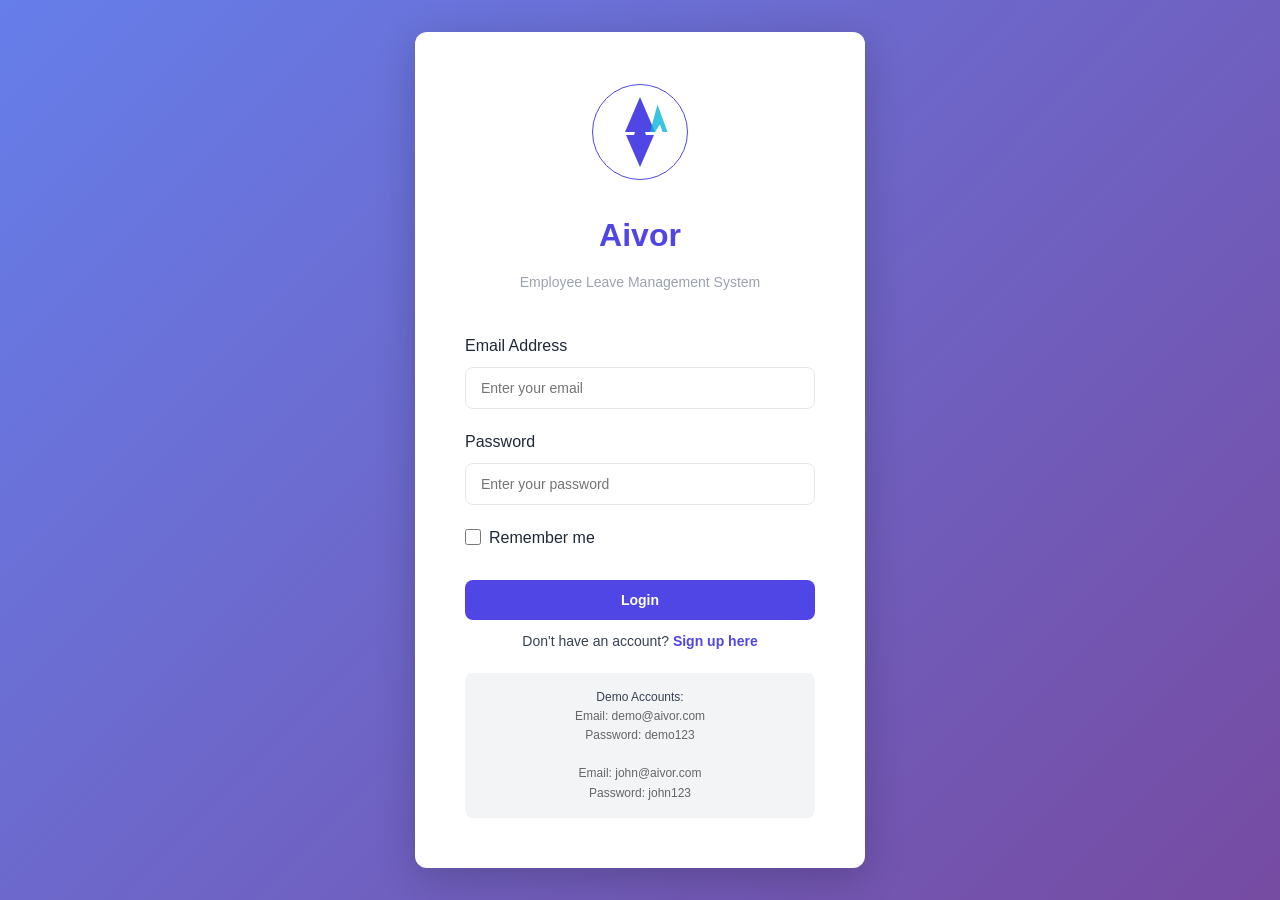
<file: index.html>
<!DOCTYPE html>
<html lang="en">
<head>
    <meta charset="UTF-8">
    <meta name="viewport" content="width=device-width, initial-scale=1.0">
    <title>Aivor - Employee Leave Management System</title>
    <link rel="stylesheet" href="styles.css">
</head>
<body>
    <div class="login-container">
        <div class="login-card">
            <!-- Aivor Logo -->
            <div class="logo-section">
                <svg class="aivor-logo" viewBox="0 0 200 200" xmlns="http://www.w3.org/2000/svg">
                    <!-- Circle Background -->
                    <circle cx="100" cy="100" r="95" fill="none" stroke="#4F46E5" stroke-width="2"/>
                    
                    <!-- Letter A -->
                    <g fill="#4F46E5">
                        <polygon points="100,30 130,100 110,100 112,106 128,106 100,170 72,106 88,106 90,100 70,100"/>
                    </g>
                    
                    <!-- Letter V Right side -->
                    <g fill="#06B6D4" opacity="0.8">
                        <polygon points="135,45 155,100 145,100 140,85 130,100 120,100"/>
                    </g>
                </svg>
                <h1>Aivor</h1>
                <p>Employee Leave Management System</p>
            </div>

            <!-- Login Form -->
            <form id="loginForm" class="login-form">
                <div class="form-group">
                    <label for="email">Email Address</label>
                    <input 
                        type="email" 
                        id="email" 
                        name="email" 
                        placeholder="Enter your email" 
                        required
                    >
                </div>

                <div class="form-group">
                    <label for="password">Password</label>
                    <input 
                        type="password" 
                        id="password" 
                        name="password" 
                        placeholder="Enter your password" 
                        required
                    >
                </div>

                <div class="form-group checkbox">
                    <input type="checkbox" id="remember" name="remember">
                    <label for="remember">Remember me</label>
                </div>

                <button type="submit" class="btn btn-primary">Login</button>

                <p class="form-footer">
                    Don't have an account? <a href="#signup">Sign up here</a>
                </p>
            </form>

            <!-- Demo Button -->
            <div class="demo-section">
                <p>Demo Accounts:</p>
                <p style="font-size: 12px; color: #666;">
                    Email: demo@aivor.com<br>
                    Password: demo123<br>
                    <br>
                    Email: john@aivor.com<br>
                    Password: john123
                </p>
            </div>
        </div>
    </div>

    <script src="script.js"></script>
</body>
</html>
</file>
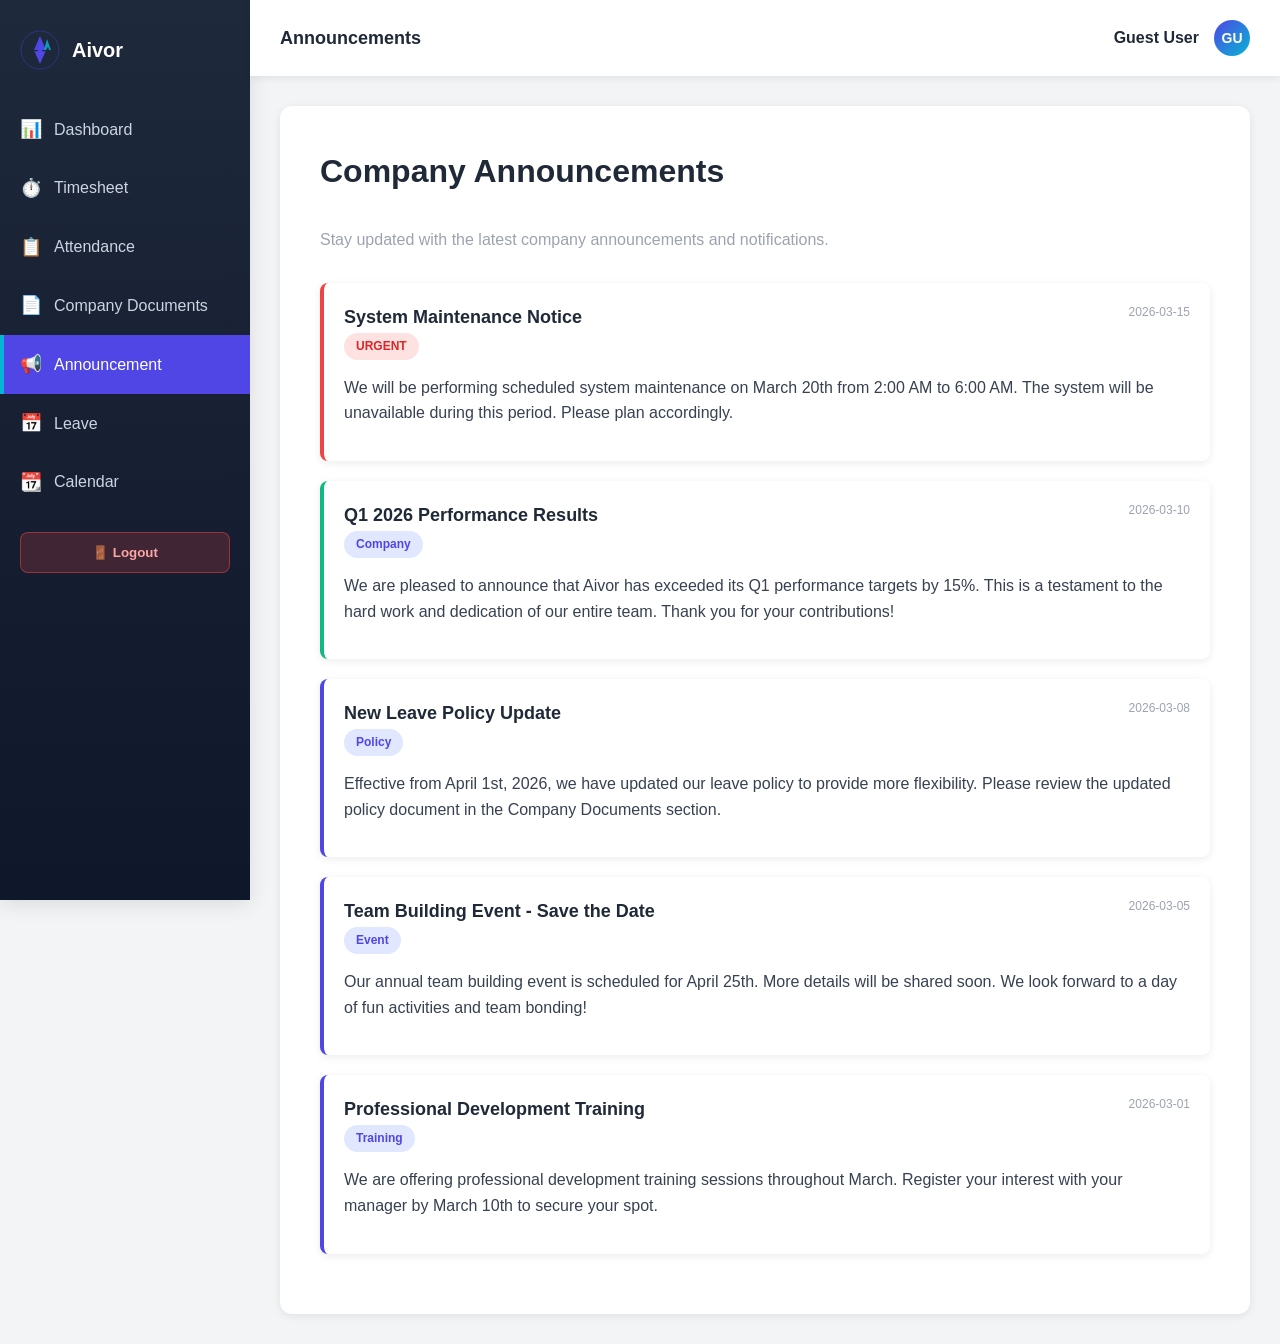
<file: announcement.html>
<!DOCTYPE html>
<html lang="en">
<head>
    <meta charset="UTF-8">
    <meta name="viewport" content="width=device-width, initial-scale=1.0">
    <title>Announcements - Aivor</title>
    <link rel="stylesheet" href="styles.css">
    <style>
        .announcement-item {
            background: white;
            padding: 20px;
            margin-bottom: 20px;
            border-radius: 8px;
            border-left: 4px solid #4F46E5;
            box-shadow: 0 2px 8px rgba(0, 0, 0, 0.08);
        }

        .announcement-item.urgent {
            border-left-color: #EF4444;
        }

        .announcement-item.success {
            border-left-color: #10B981;
        }

        .announcement-header {
            display: flex;
            justify-content: space-between;
            align-items: start;
            margin-bottom: 10px;
        }

        .announcement-title {
            font-size: 18px;
            font-weight: 600;
            color: #1F2937;
            margin: 0;
        }

        .announcement-date {
            font-size: 12px;
            color: #9CA3AF;
        }

        .announcement-content {
            color: #374151;
            margin: 15px 0;
            line-height: 1.6;
        }

        .announcement-category {
            display: inline-block;
            padding: 4px 12px;
            background-color: #E0E7FF;
            color: #4F46E5;
            border-radius: 20px;
            font-size: 12px;
            font-weight: 600;
        }

        .announcement-category.urgent {
            background-color: #FEE2E2;
            color: #DC2626;
        }
    </style>
</head>
<body>
    <div class="dashboard-container">
        <!-- Sidebar Navigation -->
        <aside class="sidebar">
            <div class="sidebar-header">
                <svg class="logo-small" viewBox="0 0 200 200" xmlns="http://www.w3.org/2000/svg">
                    <circle cx="100" cy="100" r="95" fill="none" stroke="#4F46E5" stroke-width="2"/>
                    <g fill="#4F46E5">
                        <polygon points="100,30 130,100 110,100 112,106 128,106 100,170 72,106 88,106 90,100 70,100"/>
                    </g>
                    <g fill="#06B6D4" opacity="0.8">
                        <polygon points="135,45 155,100 145,100 140,85 130,100 120,100"/>
                    </g>
                </svg>
                <h2>Aivor</h2>
            </div>

            <nav class="sidebar-nav">
                <a href="dashboard.html" class="nav-item">
                    <span class="icon">📊</span>
                    <span>Dashboard</span>
                </a>
                <a href="timesheet.html" class="nav-item">
                    <span class="icon">⏱️</span>
                    <span>Timesheet</span>
                </a>
                <a href="attendance.html" class="nav-item">
                    <span class="icon">📋</span>
                    <span>Attendance</span>
                </a>
                <a href="company-documents.html" class="nav-item">
                    <span class="icon">📄</span>
                    <span>Company Documents</span>
                </a>
                <a href="announcement.html" class="nav-item active">
                    <span class="icon">📢</span>
                    <span>Announcement</span>
                </a>
                <a href="leave.html" class="nav-item">
                    <span class="icon">📅</span>
                    <span>Leave</span>
                </a>
                <a href="calendar.html" class="nav-item">
                    <span class="icon">📆</span>
                    <span>Calendar</span>
                </a>
            </nav>

            <div class="sidebar-footer">
                <button class="btn-logout" onclick="logout()">🚪 Logout</button>
            </div>
        </aside>

        <!-- Main Content -->
        <main class="main-content">
            <header class="top-bar">
                <div class="breadcrumb">Announcements</div>
                <div class="user-info">
                    <span class="user-name" id="userName">Guest User</span>
                    <div class="user-avatar" id="userAvatar">GU</div>
                </div>
            </header>

            <div class="content-wrapper">
                <div class="form-container">
                    <h1>Company Announcements</h1>
                    <p style="color: #9CA3AF; margin-bottom: 30px;">
                        Stay updated with the latest company announcements and notifications.
                    </p>

                    <div class="announcement-item urgent">
                        <div class="announcement-header">
                            <div>
                                <h3 class="announcement-title">System Maintenance Notice</h3>
                                <span class="announcement-category urgent">URGENT</span>
                            </div>
                            <span class="announcement-date">2026-03-15</span>
                        </div>
                        <div class="announcement-content">
                            We will be performing scheduled system maintenance on March 20th from 2:00 AM to 6:00 AM. 
                            The system will be unavailable during this period. Please plan accordingly.
                        </div>
                    </div>

                    <div class="announcement-item success">
                        <div class="announcement-header">
                            <div>
                                <h3 class="announcement-title">Q1 2026 Performance Results</h3>
                                <span class="announcement-category">Company</span>
                            </div>
                            <span class="announcement-date">2026-03-10</span>
                        </div>
                        <div class="announcement-content">
                            We are pleased to announce that Aivor has exceeded its Q1 performance targets by 15%. 
                            This is a testament to the hard work and dedication of our entire team. Thank you for your contributions!
                        </div>
                    </div>

                    <div class="announcement-item">
                        <div class="announcement-header">
                            <div>
                                <h3 class="announcement-title">New Leave Policy Update</h3>
                                <span class="announcement-category">Policy</span>
                            </div>
                            <span class="announcement-date">2026-03-08</span>
                        </div>
                        <div class="announcement-content">
                            Effective from April 1st, 2026, we have updated our leave policy to provide more flexibility. 
                            Please review the updated policy document in the Company Documents section.
                        </div>
                    </div>

                    <div class="announcement-item">
                        <div class="announcement-header">
                            <div>
                                <h3 class="announcement-title">Team Building Event - Save the Date</h3>
                                <span class="announcement-category">Event</span>
                            </div>
                            <span class="announcement-date">2026-03-05</span>
                        </div>
                        <div class="announcement-content">
                            Our annual team building event is scheduled for April 25th. More details will be shared soon. 
                            We look forward to a day of fun activities and team bonding!
                        </div>
                    </div>

                    <div class="announcement-item">
                        <div class="announcement-header">
                            <div>
                                <h3 class="announcement-title">Professional Development Training</h3>
                                <span class="announcement-category">Training</span>
                            </div>
                            <span class="announcement-date">2026-03-01</span>
                        </div>
                        <div class="announcement-content">
                            We are offering professional development training sessions throughout March. 
                            Register your interest with your manager by March 10th to secure your spot.
                        </div>
                    </div>
                </div>
            </div>
        </main>
    </div>

    <script src="script.js"></script>
</body>
</html>
</file>
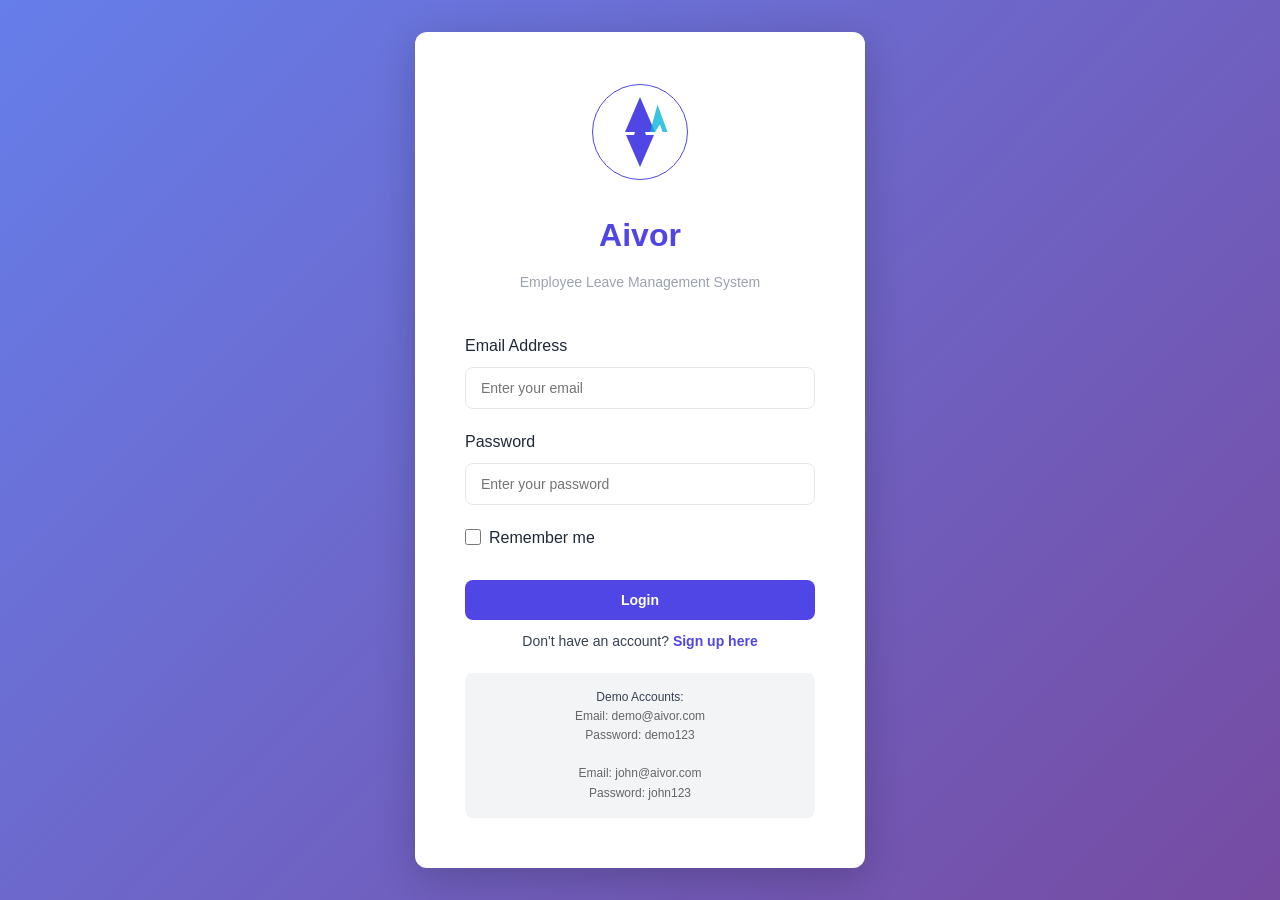
<file: attendance.html>
<!DOCTYPE html>
<html lang="en">
<head>
    <meta charset="UTF-8">
    <meta name="viewport" content="width=device-width, initial-scale=1.0">
    <title>Attendance - Aivor</title>
    <link rel="stylesheet" href="styles.css">
</head>
<body>
    <div class="dashboard-container">
        <!-- Sidebar Navigation -->
        <aside class="sidebar">
            <div class="sidebar-header">
                <svg class="logo-small" viewBox="0 0 200 200" xmlns="http://www.w3.org/2000/svg">
                    <circle cx="100" cy="100" r="95" fill="none" stroke="#4F46E5" stroke-width="2"/>
                    <g fill="#4F46E5">
                        <polygon points="100,30 130,100 110,100 112,106 128,106 100,170 72,106 88,106 90,100 70,100"/>
                    </g>
                    <g fill="#06B6D4" opacity="0.8">
                        <polygon points="135,45 155,100 145,100 140,85 130,100 120,100"/>
                    </g>
                </svg>
                <h2>Aivor</h2>
            </div>

            <nav class="sidebar-nav">
                <a href="dashboard.html" class="nav-item">
                    <span class="icon">📊</span>
                    <span>Dashboard</span>
                </a>
                <a href="timesheet.html" class="nav-item">
                    <span class="icon">⏱️</span>
                    <span>Timesheet</span>
                </a>
                <a href="attendance.html" class="nav-item active">
                    <span class="icon">📋</span>
                    <span>Attendance</span>
                </a>
                <a href="company-documents.html" class="nav-item">
                    <span class="icon">📄</span>
                    <span>Company Documents</span>
                </a>
                <a href="announcement.html" class="nav-item">
                    <span class="icon">📢</span>
                    <span>Announcement</span>
                </a>
                <a href="leave.html" class="nav-item">
                    <span class="icon">📅</span>
                    <span>Leave</span>
                </a>
                <a href="calendar.html" class="nav-item">
                    <span class="icon">📆</span>
                    <span>Calendar</span>
                </a>
            </nav>

            <div class="sidebar-footer">
                <button class="btn-logout" onclick="logout()">🚪 Logout</button>
            </div>
        </aside>

        <!-- Main Content -->
        <main class="main-content">
            <header class="top-bar">
                <div class="breadcrumb">Attendance</div>
                <div class="user-info">
                    <span class="user-name" id="userName">Guest User</span>
                    <div class="user-avatar" id="userAvatar">GU</div>
                </div>
            </header>

            <div class="content-wrapper">
                <div class="attendance-container">
                    <div class="attendance-header">
                        <h1>Attendance</h1>
                        <div class="attendance-tabs">
                            <button class="tab-btn active" onclick="showTab('daily')">Daily Log</button>
                            <button class="tab-btn" onclick="showTab('monthly')">Monthly Log</button>
                        </div>
                    </div>

                    <div class="attendance-filters">
                        <div class="date-range">
                            <label>From Date:</label>
                            <input type="date" id="fromDateFilter" value="2026-03-01">
                            <label>To Date:</label>
                            <input type="date" id="toDateFilter" value="2026-03-31">
                        </div>
                        <button class="btn btn-primary" onclick="filterAttendance()">Filter</button>
                    </div>

                    <div id="dailyTab" class="tab-content active">
                        <h2>Daily Log</h2>
                        <div class="table-responsive">
                            <table class="data-table">
                                <thead>
                                    <tr>
                                        <th>Attendance Date</th>
                                        <th>Status</th>
                                        <th>First Clock In</th>
                                        <th>Last Clock Out</th>
                                        <th>Check in IP</th>
                                        <th>Check Out IP</th>
                                        <th>Clock In/Out Time</th>
                                        <th>Clock Out Location</th>
                                        <th>Clock Out Longitude</th>
                                        <th>Clock Out Latitude</th>
                                        <th>Total Work Hour</th>
                                    </tr>
                                </thead>
                                <tbody id="dailyTableBody">
                                    <!-- Populated by JavaScript -->
                                </tbody>
                            </table>
                        </div>
                    </div>

                    <div id="monthlyTab" class="tab-content">
                        <h2>Monthly Log</h2>
                        <div class="table-responsive">
                            <table class="data-table">
                                <thead>
                                    <tr>
                                        <th>Date</th>
                                        <th>Status</th>
                                        <th>First Clock In</th>
                                        <th>Last Clock Out</th>
                                        <th>Total Hours</th>
                                        <th>Location</th>
                                    </tr>
                                </thead>
                                <tbody id="monthlyTableBody">
                                    <!-- Populated by JavaScript -->
                                </tbody>
                            </table>
                        </div>
                    </div>

                    <div class="table-pagination">
                        <p>Rows per page: <select><option>10</option><option>25</option><option>50</option></select></p>
                        <div class="pagination-buttons">
                            <button class="btn-pagination">&lt;</button>
                            <span class="page-info">1 to 8</span>
                            <button class="btn-pagination">&gt;</button>
                        </div>
                    </div>
                </div>
            </div>
        </main>
    </div>

    <script src="script.js"></script>
    <script>
        const sampleAttendanceData = [
            {
                date: '2026-03-04',
                status: 'Present',
                firstClockIn: '09:30 AM',
                lastClockOut: '06:15 PM',
                checkInIP: '2405:201:6601:2673-14b0:a4d2:5876:2ceb',
                checkOutIP: '2405:201:6601:2673-14b0:a4d2:5876:2ceb',
                clockInTime: '2405:201:6601:2673-14b0:a4d2:5876:2ceb',
                location: 'Trainee2',
                longitude: '11.34',
                latitude: '09.21',
                totalHours: '8.75'
            },
            {
                date: '2026-03-05',
                status: 'Present',
                firstClockIn: '09:15 AM',
                lastClockOut: '06:30 PM',
                checkInIP: '2405:201:6601:2673-14b0:a4d2:5876:2ceb',
                checkOutIP: '2405:201:6601:2673-14b0:a4d2:5876:2ceb',
                clockInTime: '2405:201:6601:2673-14b0:a4d2:5876:2ceb',
                location: 'Trainee2',
                longitude: '09.23',
                latitude: '10.34',
                totalHours: '9.25'
            },
            {
                date: '2026-03-06',
                status: 'Present',
                firstClockIn: '09:45 AM',
                lastClockOut: '06:00 PM',
                checkInIP: '2405:201:6601:2673-14b0:a4d2:5876:2ceb',
                checkOutIP: '2405:201:6601:2673-14b0:a4d2:5876:2ceb',
                clockInTime: '2405:201:6601:2673-14b0:a4d2:5876:2ceb',
                location: 'Trainee2',
                longitude: '10.56',
                latitude: '12.01',
                totalHours: '8.25'
            },
            {
                date: '2026-03-09',
                status: 'Present',
                firstClockIn: '10:00 AM',
                lastClockOut: '06:45 PM',
                checkInIP: '2405:201:6601:2673-14b0:a4d2:5876:2ceb',
                checkOutIP: '2405:201:6601:2673-14b0:a4d2:5876:2ceb',
                clockInTime: '2405:201:6601:2673-14b0:a4d2:5876:2ceb',
                location: 'Trainee2',
                longitude: '11.22',
                latitude: '11.09',
                totalHours: '8.75'
            }
        ];

        function loadAttendanceData() {
            const dailyTableBody = document.getElementById('dailyTableBody');
            const monthlyTableBody = document.getElementById('monthlyTableBody');
            
            dailyTableBody.innerHTML = '';
            monthlyTableBody.innerHTML = '';

            sampleAttendanceData.forEach(record => {
                const dailyRow = document.createElement('tr');
                dailyRow.innerHTML = `
                    <td>${record.date}</td>
                    <td><span class="status-badge status-present">${record.status}</span></td>
                    <td>${record.firstClockIn}</td>
                    <td>${record.lastClockOut}</td>
                    <td>${record.checkInIP}</td>
                    <td>${record.checkOutIP}</td>
                    <td>${record.clockInTime}</td>
                    <td>${record.location}</td>
                    <td>${record.longitude}</td>
                    <td>${record.latitude}</td>
                    <td>${record.totalHours}h</td>
                `;
                dailyTableBody.appendChild(dailyRow);

                const monthlyRow = document.createElement('tr');
                monthlyRow.innerHTML = `
                    <td>${record.date}</td>
                    <td><span class="status-badge status-present">${record.status}</span></td>
                    <td>${record.firstClockIn}</td>
                    <td>${record.lastClockOut}</td>
                    <td>${record.totalHours}h</td>
                    <td>${record.location}</td>
                `;
                monthlyTableBody.appendChild(monthlyRow);
            });
        }

        function showTab(tabName) {
            document.querySelectorAll('.tab-content').forEach(tab => {
                tab.classList.remove('active');
            });
            document.querySelectorAll('.tab-btn').forEach(btn => {
                btn.classList.remove('active');
            });
            
            document.getElementById(tabName + 'Tab').classList.add('active');
            event.target.classList.add('active');
        }

        function filterAttendance() {
            alert('Filter applied!');
            loadAttendanceData();
        }

        // Load data on page load
        loadAttendanceData();
    </script>
</body>
</html>
</file>
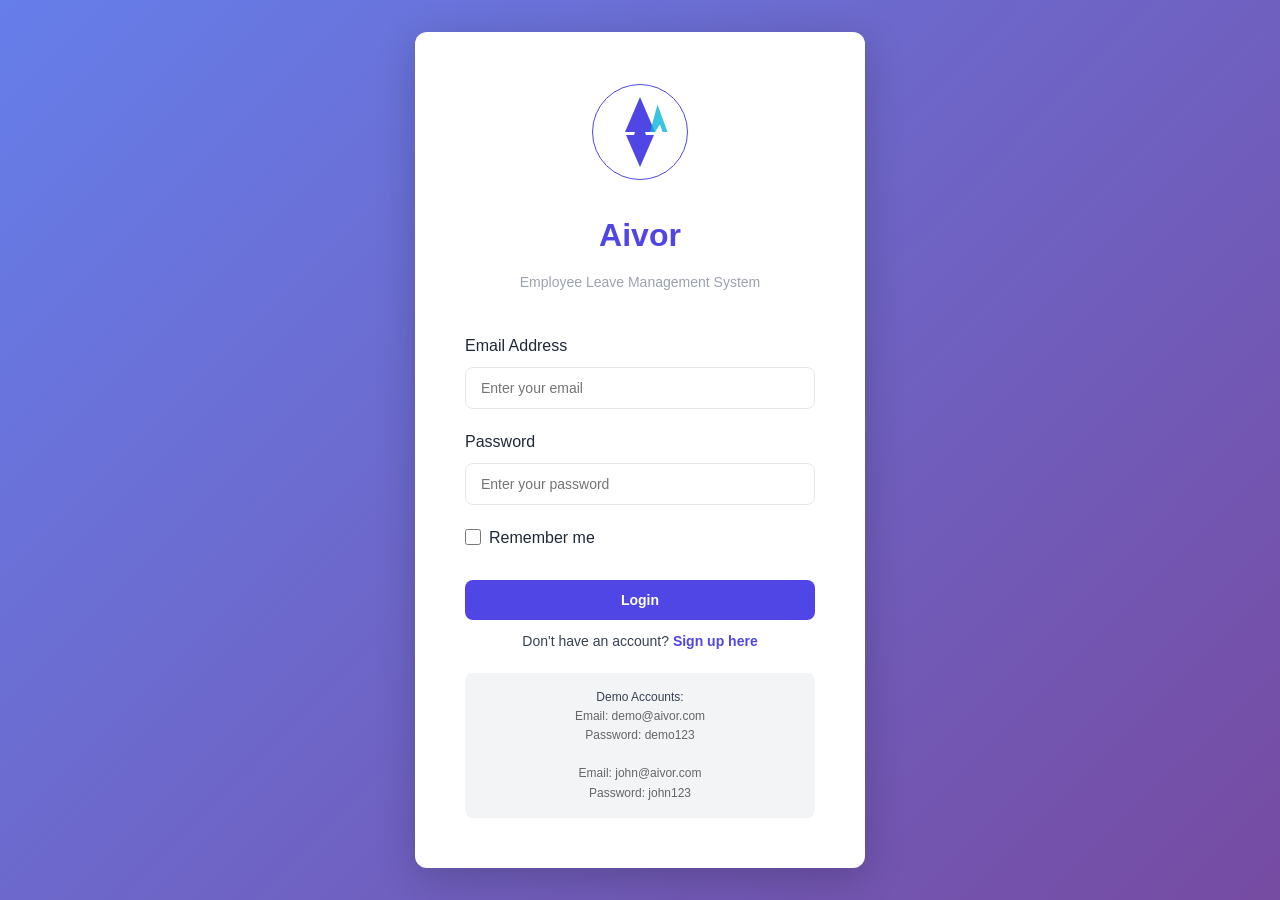
<file: calendar.html>
<!DOCTYPE html>
<html lang="en">
<head>
    <meta charset="UTF-8">
    <meta name="viewport" content="width=device-width, initial-scale=1.0">
    <title>Leave Calendar - Aivor</title>
    <link rel="stylesheet" href="styles.css">
</head>
<body>
    <div class="dashboard-container">
        <!-- Sidebar Navigation -->
        <aside class="sidebar">
            <div class="sidebar-header">
                <svg class="logo-small" viewBox="0 0 200 200" xmlns="http://www.w3.org/2000/svg">
                    <circle cx="100" cy="100" r="95" fill="none" stroke="#4F46E5" stroke-width="2"/>
                    <g fill="#4F46E5">
                        <polygon points="100,30 130,100 110,100 112,106 128,106 100,170 72,106 88,106 90,100 70,100"/>
                    </g>
                    <g fill="#06B6D4" opacity="0.8">
                        <polygon points="135,45 155,100 145,100 140,85 130,100 120,100"/>
                    </g>
                </svg>
                <h2>Aivor</h2>
            </div>

            <nav class="sidebar-nav">
                <a href="dashboard.html" class="nav-item">
                    <span class="icon">📊</span>
                    <span>Dashboard</span>
                </a>
                <a href="timesheet.html" class="nav-item">
                    <span class="icon">⏱️</span>
                    <span>Timesheet</span>
                </a>
                <a href="attendance.html" class="nav-item">
                    <span class="icon">📋</span>
                    <span>Attendance</span>
                </a>
                <a href="company-documents.html" class="nav-item">
                    <span class="icon">📄</span>
                    <span>Company Documents</span>
                </a>
                <a href="announcement.html" class="nav-item">
                    <span class="icon">📢</span>
                    <span>Announcement</span>
                </a>
                <a href="leave.html" class="nav-item">
                    <span class="icon">📅</span>
                    <span>Leave</span>
                </a>
                <a href="calendar.html" class="nav-item active">
                    <span class="icon">📆</span>
                    <span>Calendar</span>
                </a>
            </nav>

            <div class="sidebar-footer">
                <button class="btn-logout" onclick="logout()">🚪 Logout</button>
            </div>
        </aside>

        <!-- Main Content -->
        <main class="main-content">
            <header class="top-bar">
                <div class="breadcrumb">Calendar</div>
                <div class="user-info">
                    <span class="user-name" id="userName">Guest User</span>
                    <div class="user-avatar" id="userAvatar">GU</div>
                </div>
            </header>

            <div class="content-wrapper">
                <div class="calendar-container">
                    <div class="calendar-header">
                        <button class="btn-calendar-nav" onclick="previousMonth()">←</button>
                        <h2 id="monthYear">March 2026</h2>
                        <button class="btn-calendar-nav" onclick="nextMonth()">→</button>
                    </div>

                    <div class="calendar-weekdays">
                        <div class="weekday">Mo</div>
                        <div class="weekday">Tu</div>
                        <div class="weekday">We</div>
                        <div class="weekday">Th</div>
                        <div class="weekday">Fr</div>
                        <div class="weekday">Sa</div>
                        <div class="weekday">Su</div>
                    </div>

                    <div class="calendar-grid" id="calendarGrid">
                        <!-- Populated by JavaScript -->
                    </div>

                    <div class="calendar-legend">
                        <h3>Legend</h3>
                        <div class="legend-items">
                            <div class="legend-item">
                                <div class="legend-color" style="background-color: #10B981;"></div>
                                <span>Approved Leave</span>
                            </div>
                            <div class="legend-item">
                                <div class="legend-color" style="background-color: #F59E0B;"></div>
                                <span>Leaves Applied (Pending)</span>
                            </div>
                            <div class="legend-item">
                                <div class="legend-color" style="background-color: #EF4444;"></div>
                                <span>Rejected Leave</span>
                            </div>
                            <div class="legend-item">
                                <div class="legend-color" style="background-color: #8B5CF6;"></div>
                                <span>Filled Hours</span>
                            </div>
                            <div class="legend-item">
                                <div class="legend-color" style="background-color: #6366F1;"></div>
                                <span>Holiday</span>
                            </div>
                            <div class="legend-item">
                                <div class="legend-color" style="background-color: #06B6D4;"></div>
                                <span>Partially Filled Hours</span>
                            </div>
                        </div>
                    </div>
                </div>

                <!-- Day Details Modal -->
                <div id="dayModal" class="modal">
                    <div class="modal-content">
                        <div class="modal-header">
                            <h2 id="modalTitle">Day Details</h2>
                            <button class="modal-close" onclick="closeDayModal()">&times;</button>
                        </div>

                        <div class="modal-body">
                            <!-- Leave Information -->
                            <div id="leaveInfo" style="margin-bottom: 25px;">
                                <h3 style="color: #1F2937; margin-bottom: 15px;">Leave Information</h3>
                                <div id="leaveDetails" style="background-color: #F3F4F6; padding: 15px; border-radius: 8px;">
                                    <p style="color: #9CA3AF;">No leave scheduled for this day</p>
                                </div>
                            </div>

                            <!-- Tasks Section -->
                            <div>
                                <h3 style="color: #1F2937; margin-bottom: 15px;">Tasks for This Day</h3>
                                
                                <div id="tasksList" style="margin-bottom: 20px;">
                                    <p style="color: #9CA3AF; text-align: center; padding: 20px;">No tasks scheduled</p>
                                </div>

                                <!-- Add Task Form -->
                                <div style="background-color: #F3F4F6; padding: 20px; border-radius: 8px;">
                                    <h4 style="color: #1F2937; margin-bottom: 15px;">Add New Task</h4>
                                    <div class="form-group">
                                        <input 
                                            type="text" 
                                            id="taskTitle" 
                                            placeholder="Task title" 
                                            style="width: 100%; padding: 10px; border: 1px solid #E5E7EB; border-radius: 6px; margin-bottom: 10px;"
                                        >
                                    </div>
                                    <div class="form-group">
                                        <textarea 
                                            id="taskDescription" 
                                            placeholder="Task description (optional)" 
                                            rows="3"
                                            style="width: 100%; padding: 10px; border: 1px solid #E5E7EB; border-radius: 6px; margin-bottom: 10px; resize: vertical;"
                                        ></textarea>
                                    </div>
                                    <div class="form-group">
                                        <select 
                                            id="taskPriority" 
                                            style="width: 100%; padding: 10px; border: 1px solid #E5E7EB; border-radius: 6px; margin-bottom: 15px;"
                                        >
                                            <option value="low">Low Priority</option>
                                            <option value="medium" selected>Medium Priority</option>
                                            <option value="high">High Priority</option>
                                        </select>
                                    </div>
                                    <button 
                                        class="btn btn-primary" 
                                        onclick="addTaskForDay()"
                                        style="width: 100%;"
                                    >
                                        ➕ Add Task
                                    </button>
                                </div>
                            </div>
                        </div>

                        <div class="modal-footer">
                            <button class="btn btn-secondary" onclick="closeDayModal()">Close</button>
                        </div>
                    </div>
                </div>
            </div>
        </main>
    </div>

    <style>
        .modal {
            display: none;
            position: fixed;
            z-index: 1000;
            left: 0;
            top: 0;
            width: 100%;
            height: 100%;
            background-color: rgba(0, 0, 0, 0.5);
            animation: fadeIn 0.3s ease;
        }

        @keyframes fadeIn {
            from { opacity: 0; }
            to { opacity: 1; }
        }

        .modal-content {
            background-color: white;
            margin: 5% auto;
            padding: 0;
            border-radius: 12px;
            width: 90%;
            max-width: 600px;
            box-shadow: 0 10px 40px rgba(0, 0, 0, 0.3);
            animation: slideDown 0.3s ease;
        }

        @keyframes slideDown {
            from {
                transform: translateY(-50px);
                opacity: 0;
            }
            to {
                transform: translateY(0);
                opacity: 1;
            }
        }

        .modal-header {
            padding: 20px;
            border-bottom: 1px solid #E5E7EB;
            display: flex;
            justify-content: space-between;
            align-items: center;
        }

        .modal-header h2 {
            margin: 0;
            color: #1F2937;
            font-size: 24px;
        }

        .modal-close {
            background: none;
            border: none;
            font-size: 28px;
            cursor: pointer;
            color: #9CA3AF;
            padding: 0;
            width: 32px;
            height: 32px;
            display: flex;
            align-items: center;
            justify-content: center;
            border-radius: 6px;
            transition: all 0.3s ease;
        }

        .modal-close:hover {
            background-color: #F3F4F6;
            color: #1F2937;
        }

        .modal-body {
            padding: 20px;
            max-height: 500px;
            overflow-y: auto;
        }

        .modal-footer {
            padding: 20px;
            border-top: 1px solid #E5E7EB;
            display: flex;
            gap: 10px;
            justify-content: flex-end;
        }

        .task-item {
            background-color: white;
            border: 1px solid #E5E7EB;
            padding: 15px;
            border-radius: 8px;
            margin-bottom: 10px;
            display: flex;
            justify-content: space-between;
            align-items: start;
            transition: all 0.3s ease;
        }

        .task-item:hover {
            box-shadow: 0 2px 8px rgba(0, 0, 0, 0.08);
        }

        .task-content {
            flex: 1;
        }

        .task-title {
            font-weight: 600;
            color: #1F2937;
            margin: 0 0 5px 0;
        }

        .task-description {
            color: #9CA3AF;
            font-size: 14px;
            margin: 5px 0;
        }

        .task-priority {
            display: inline-block;
            padding: 4px 12px;
            border-radius: 12px;
            font-size: 12px;
            font-weight: 600;
            margin-top: 8px;
        }

        .priority-low {
            background-color: #D1FAE5;
            color: #065F46;
        }

        .priority-medium {
            background-color: #FEF3C7;
            color: #92400E;
        }

        .priority-high {
            background-color: #FEE2E2;
            color: #7F1D1D;
        }

        .task-actions {
            display: flex;
            gap: 8px;
        }

        .task-btn {
            padding: 6px 12px;
            border: none;
            background-color: #F3F4F6;
            color: #374151;
            border-radius: 6px;
            cursor: pointer;
            font-size: 12px;
            font-weight: 600;
            transition: all 0.3s ease;
        }

        .task-btn:hover {
            background-color: #E5E7EB;
        }

        .task-btn-delete {
            background-color: #FEE2E2;
            color: #DC2626;
        }

        .task-btn-delete:hover {
            background-color: #FEE2E2;
        }

        .leave-badge {
            display: inline-block;
            padding: 6px 12px;
            border-radius: 6px;
            font-weight: 600;
            font-size: 12px;
            margin: 5px 0;
        }

        .leave-approved {
            background-color: #D1FAE5;
            color: #065F46;
        }

        .leave-pending {
            background-color: #FEF3C7;
            color: #92400E;
        }

        .leave-rejected {
            background-color: #FEE2E2;
            color: #7F1D1D;
        }
    </style>

    <script src="script.js"></script>
    <script>
        let currentDate = new Date(2026, 2, 1); // March 2026
        let selectedDate = null;

        function renderCalendar() {
            const year = currentDate.getFullYear();
            const month = currentDate.getMonth();
            
            document.getElementById('monthYear').textContent = 
                new Date(year, month).toLocaleDateString('en-US', { month: 'long', year: 'numeric' });

            const firstDay = new Date(year, month, 1);
            const lastDay = new Date(year, month + 1, 0);
            const daysInMonth = lastDay.getDate();
            const startingDayOfWeek = firstDay.getDay();

            const calendarGrid = document.getElementById('calendarGrid');
            calendarGrid.innerHTML = '';

            // Add empty cells for days before month starts
            for (let i = 1; i < startingDayOfWeek; i++) {
                const emptyCell = document.createElement('div');
                emptyCell.className = 'calendar-day empty';
                calendarGrid.appendChild(emptyCell);
            }

            // Add days of month
            const leaves = JSON.parse(localStorage.getItem('leaves')) || [];
            for (let day = 1; day <= daysInMonth; day++) {
                const dayCell = document.createElement('div');
                dayCell.className = 'calendar-day';
                
                const dayDate = new Date(year, month, day);
                const dateString = dayDate.toISOString().split('T')[0];

                // Check for leaves on this day
                const dayLeaves = leaves.filter(leave => {
                    const fromDate = new Date(leave.fromDate);
                    const toDate = new Date(leave.toDate);
                    return dayDate >= fromDate && dayDate <= toDate;
                });

                if (dayLeaves.length > 0) {
                    const leave = dayLeaves[0];
                    if (leave.status === 'approved') {
                        dayCell.classList.add('day-approved');
                    } else if (leave.status === 'pending') {
                        dayCell.classList.add('day-pending');
                    } else if (leave.status === 'rejected') {
                        dayCell.classList.add('day-rejected');
                    }
                }

                // Mark special days
                if (day === 20) dayCell.classList.add('day-holiday');

                dayCell.innerHTML = `<div class="day-number">${day}</div>`;
                
                // Add click event to open modal
                dayCell.addEventListener('click', () => openDayModal(day, month, year, dayLeaves));
                
                // Make it clear the day is clickable
                dayCell.style.cursor = 'pointer';
                
                calendarGrid.appendChild(dayCell);
            }
        }

        function previousMonth() {
            currentDate.setMonth(currentDate.getMonth() - 1);
            renderCalendar();
        }

        function nextMonth() {
            currentDate.setMonth(currentDate.getMonth() + 1);
            renderCalendar();
        }

        function openDayModal(day, month, year, dayLeaves) {
            selectedDate = `${year}-${String(month + 1).padStart(2, '0')}-${String(day).padStart(2, '0')}`;
            
            // Update modal title
            const dateStr = new Date(year, month, day).toLocaleDateString('en-US', { 
                weekday: 'long', 
                year: 'numeric', 
                month: 'long', 
                day: 'numeric' 
            });
            document.getElementById('modalTitle').textContent = `${dateStr}`;

            // Display leave information
            const leaveDetails = document.getElementById('leaveDetails');
            if (dayLeaves.length > 0) {
                const leave = dayLeaves[0];
                const statusClass = `leave-${leave.status}`;
                leaveDetails.innerHTML = `
                    <p><strong>Leave Type:</strong> ${leave.leaveType}</p>
                    <p><strong>Reason:</strong> ${leave.reason || 'N/A'}</p>
                    <span class="leave-badge ${statusClass}">${leave.status.toUpperCase()}</span>
                `;
            } else {
                leaveDetails.innerHTML = '<p style="color: #9CA3AF;">No leave scheduled for this day</p>';
            }

            // Load and display tasks for this day
            loadTasksForDay(selectedDate);

            // Clear input fields
            document.getElementById('taskTitle').value = '';
            document.getElementById('taskDescription').value = '';
            document.getElementById('taskPriority').value = 'medium';

            // Show modal
            document.getElementById('dayModal').style.display = 'block';
        }

        function closeDayModal() {
            document.getElementById('dayModal').style.display = 'none';
            selectedDate = null;
        }

        function loadTasksForDay(dateStr) {
            const allTasks = JSON.parse(localStorage.getItem('tasks')) || [];
            const dayTasks = allTasks.filter(task => task.date === dateStr);

            const tasksList = document.getElementById('tasksList');
            
            if (dayTasks.length === 0) {
                tasksList.innerHTML = '<p style="color: #9CA3AF; text-align: center; padding: 20px;">No tasks scheduled</p>';
                return;
            }

            tasksList.innerHTML = dayTasks.map(task => `
                <div class="task-item">
                    <div class="task-content">
                        <p class="task-title">${escapeHtml(task.title)}</p>
                        ${task.description ? `<p class="task-description">${escapeHtml(task.description)}</p>` : ''}
                        <span class="task-priority priority-${task.priority}">${task.priority.toUpperCase()}</span>
                    </div>
                    <div class="task-actions">
                        <button class="task-btn task-btn-delete" onclick="deleteTask('${task.id}')">🗑️ Delete</button>
                    </div>
                </div>
            `).join('');
        }

        function addTaskForDay() {
            if (!selectedDate) {
                alert('Please select a date first');
                return;
            }

            const title = document.getElementById('taskTitle').value.trim();
            const description = document.getElementById('taskDescription').value.trim();
            const priority = document.getElementById('taskPriority').value;

            if (!title) {
                alert('Please enter a task title');
                return;
            }

            const allTasks = JSON.parse(localStorage.getItem('tasks')) || [];
            const newTask = {
                id: Date.now().toString(),
                date: selectedDate,
                title: title,
                description: description,
                priority: priority,
                createdAt: new Date().toLocaleString()
            };

            allTasks.push(newTask);
            localStorage.setItem('tasks', JSON.stringify(allTasks));

            // Reload tasks display
            loadTasksForDay(selectedDate);

            // Clear inputs
            document.getElementById('taskTitle').value = '';
            document.getElementById('taskDescription').value = '';
            document.getElementById('taskPriority').value = 'medium';

            // Show success message
            showNotification('Task added successfully!', 'success');
        }

        function deleteTask(taskId) {
            if (!confirm('Are you sure you want to delete this task?')) {
                return;
            }

            let allTasks = JSON.parse(localStorage.getItem('tasks')) || [];
            allTasks = allTasks.filter(task => task.id !== taskId);
            localStorage.setItem('tasks', JSON.stringify(allTasks));

            // Reload tasks display
            loadTasksForDay(selectedDate);
            
            showNotification('Task deleted successfully!', 'success');
        }

        function escapeHtml(text) {
            const div = document.createElement('div');
            div.textContent = text;
            return div.innerHTML;
        }

        // Close modal when clicking outside of it
        window.onclick = function(event) {
            const modal = document.getElementById('dayModal');
            if (event.target === modal) {
                modal.style.display = 'none';
            }
        }

        // Render calendar on load
        renderCalendar();
    </script>
</body>
</html>
</file>
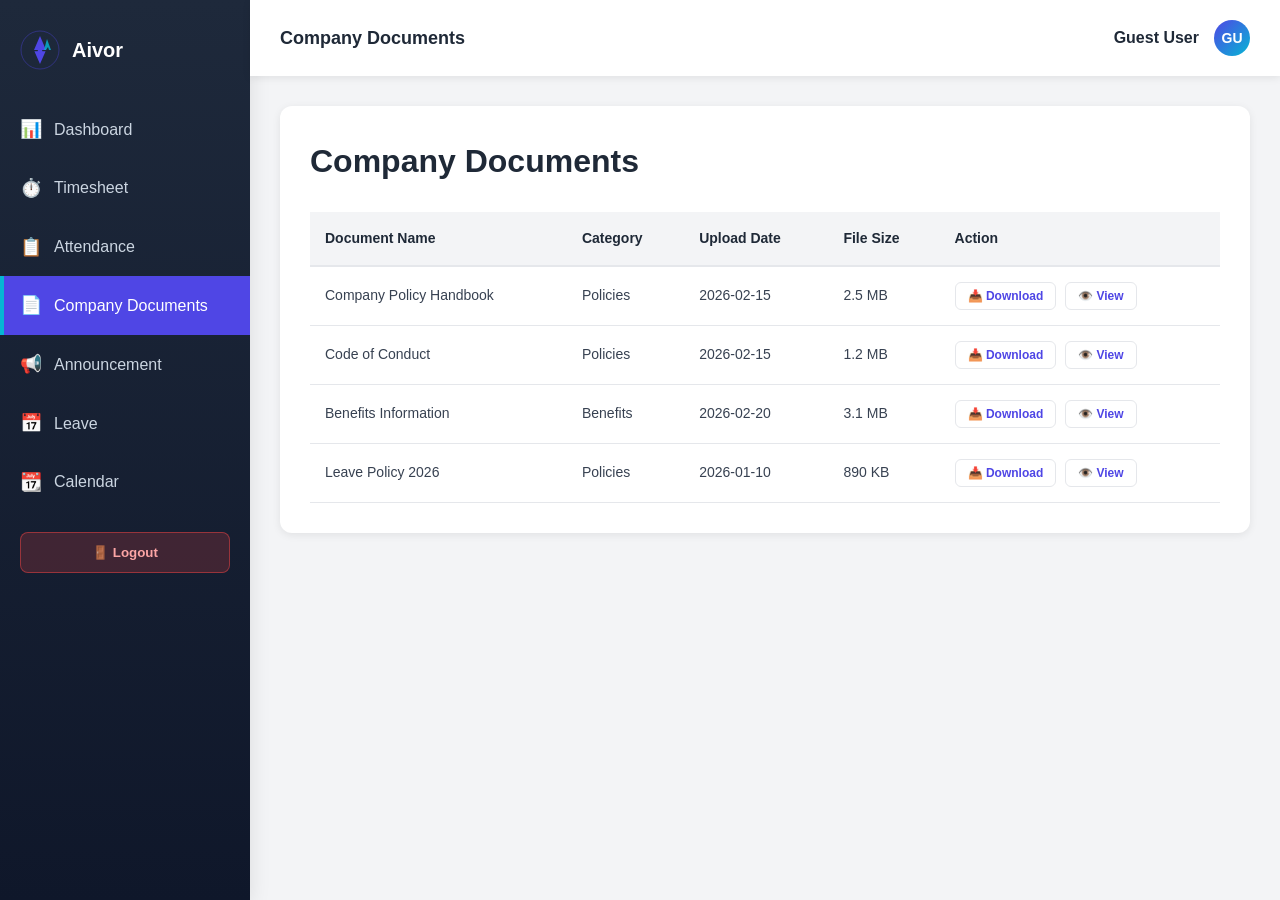
<file: company-documents.html>
<!DOCTYPE html>
<html lang="en">
<head>
    <meta charset="UTF-8">
    <meta name="viewport" content="width=device-width, initial-scale=1.0">
    <title>Company Documents - Aivor</title>
    <link rel="stylesheet" href="styles.css">
</head>
<body>
    <div class="dashboard-container">
        <!-- Sidebar Navigation -->
        <aside class="sidebar">
            <div class="sidebar-header">
                <svg class="logo-small" viewBox="0 0 200 200" xmlns="http://www.w3.org/2000/svg">
                    <circle cx="100" cy="100" r="95" fill="none" stroke="#4F46E5" stroke-width="2"/>
                    <g fill="#4F46E5">
                        <polygon points="100,30 130,100 110,100 112,106 128,106 100,170 72,106 88,106 90,100 70,100"/>
                    </g>
                    <g fill="#06B6D4" opacity="0.8">
                        <polygon points="135,45 155,100 145,100 140,85 130,100 120,100"/>
                    </g>
                </svg>
                <h2>Aivor</h2>
            </div>

            <nav class="sidebar-nav">
                <a href="dashboard.html" class="nav-item">
                    <span class="icon">📊</span>
                    <span>Dashboard</span>
                </a>
                <a href="timesheet.html" class="nav-item">
                    <span class="icon">⏱️</span>
                    <span>Timesheet</span>
                </a>
                <a href="attendance.html" class="nav-item">
                    <span class="icon">📋</span>
                    <span>Attendance</span>
                </a>
                <a href="company-documents.html" class="nav-item active">
                    <span class="icon">📄</span>
                    <span>Company Documents</span>
                </a>
                <a href="announcement.html" class="nav-item">
                    <span class="icon">📢</span>
                    <span>Announcement</span>
                </a>
                <a href="leave.html" class="nav-item">
                    <span class="icon">📅</span>
                    <span>Leave</span>
                </a>
                <a href="calendar.html" class="nav-item">
                    <span class="icon">📆</span>
                    <span>Calendar</span>
                </a>
            </nav>

            <div class="sidebar-footer">
                <button class="btn-logout" onclick="logout()">🚪 Logout</button>
            </div>
        </aside>

        <!-- Main Content -->
        <main class="main-content">
            <header class="top-bar">
                <div class="breadcrumb">Company Documents</div>
                <div class="user-info">
                    <span class="user-name" id="userName">Guest User</span>
                    <div class="user-avatar" id="userAvatar">GU</div>
                </div>
            </header>

            <div class="content-wrapper">
                <div class="table-container">
                    <div class="table-header">
                        <h1>Company Documents</h1>
                    </div>

                    <div class="table-responsive">
                        <table class="data-table">
                            <thead>
                                <tr>
                                    <th>Document Name</th>
                                    <th>Category</th>
                                    <th>Upload Date</th>
                                    <th>File Size</th>
                                    <th>Action</th>
                                </tr>
                            </thead>
                            <tbody>
                                <tr>
                                    <td>Company Policy Handbook</td>
                                    <td>Policies</td>
                                    <td>2026-02-15</td>
                                    <td>2.5 MB</td>
                                    <td>
                                        <button class="btn-action" onclick="downloadDocument('Company Policy Handbook', 'policy-handbook.pdf')">📥 Download</button>
                                        <button class="btn-action" onclick="viewDocument('Company Policy Handbook', 'This is the company policy handbook containing guidelines for all employees.', 'policy-handbook.pdf')">👁️ View</button>
                                    </td>
                                </tr>
                                <tr>
                                    <td>Code of Conduct</td>
                                    <td>Policies</td>
                                    <td>2026-02-15</td>
                                    <td>1.2 MB</td>
                                    <td>
                                        <button class="btn-action" onclick="downloadDocument('Code of Conduct', 'code-of-conduct.pdf')">📥 Download</button>
                                        <button class="btn-action" onclick="viewDocument('Code of Conduct', 'Professional standards and ethical guidelines for all team members.', 'code-of-conduct.pdf')">👁️ View</button>
                                    </td>
                                </tr>
                                <tr>
                                    <td>Benefits Information</td>
                                    <td>Benefits</td>
                                    <td>2026-02-20</td>
                                    <td>3.1 MB</td>
                                    <td>
                                        <button class="btn-action" onclick="downloadDocument('Benefits Information', 'benefits-info.pdf')">📥 Download</button>
                                        <button class="btn-action" onclick="viewDocument('Benefits Information', 'Comprehensive overview of company benefits including health insurance, 401k, and other perks.', 'benefits-info.pdf')">👁️ View</button>
                                    </td>
                                </tr>
                                <tr>
                                    <td>Leave Policy 2026</td>
                                    <td>Policies</td>
                                    <td>2026-01-10</td>
                                    <td>890 KB</td>
                                    <td>
                                        <button class="btn-action" onclick="downloadDocument('Leave Policy 2026', 'leave-policy-2026.pdf')">📥 Download</button>
                                        <button class="btn-action" onclick="viewDocument('Leave Policy 2026', 'Updated leave policy for 2026 with new guidelines and entitlements.', 'leave-policy-2026.pdf')">👁️ View</button>
                                    </td>
                                </tr>
                            </tbody>
                        </table>
                    </div>
                </div>
            </div>
        </main>
    </div>

    <script src="script.js"></script>
    <script>
        function downloadDocument(docName, fileName) {
            // Create a simple text file and trigger download
            const content = `Document: ${docName}\nDownloaded on: ${new Date().toLocaleString()}\n\nThis is a placeholder for the actual document content.\nIn a real system, this would download the actual file from the server.`;
            
            const element = document.createElement('a');
            element.setAttribute('href', 'data:text/plain;charset=utf-8,' + encodeURIComponent(content));
            element.setAttribute('download', fileName);
            element.style.display = 'none';
            
            document.body.appendChild(element);
            element.click();
            document.body.removeChild(element);
            
            showNotification(`${docName} downloaded successfully!`, 'success');
        }

        function viewDocument(docName, content, fileName) {
            // Create a modal to display document content
            const modal = document.createElement('div');
            modal.id = 'docModal';
            modal.style.cssText = `
                position: fixed;
                z-index: 1000;
                left: 0;
                top: 0;
                width: 100%;
                height: 100%;
                background-color: rgba(0, 0, 0, 0.5);
                display: flex;
                justify-content: center;
                align-items: center;
            `;

            const modalContent = document.createElement('div');
            modalContent.style.cssText = `
                background-color: white;
                padding: 30px;
                border-radius: 12px;
                width: 90%;
                max-width: 700px;
                max-height: 80vh;
                overflow-y: auto;
                box-shadow: 0 10px 40px rgba(0, 0, 0, 0.3);
            `;

            const header = document.createElement('div');
            header.style.cssText = `
                display: flex;
                justify-content: space-between;
                align-items: center;
                margin-bottom: 20px;
                border-bottom: 1px solid #E5E7EB;
                padding-bottom: 15px;
            `;

            const title = document.createElement('h2');
            title.textContent = `📄 ${docName}`;
            title.style.cssText = 'margin: 0; color: #1F2937;';

            const closeBtn = document.createElement('button');
            closeBtn.textContent = '✕';
            closeBtn.style.cssText = `
                background: none;
                border: none;
                font-size: 24px;
                cursor: pointer;
                color: #9CA3AF;
                padding: 0;
                width: 32px;
                height: 32px;
                display: flex;
                align-items: center;
                justify-content: center;
                border-radius: 6px;
                transition: all 0.3s ease;
            `;
            closeBtn.onmouseover = function() {
                this.style.backgroundColor = '#F3F4F6';
                this.style.color = '#1F2937';
            };
            closeBtn.onmouseout = function() {
                this.style.backgroundColor = 'transparent';
                this.style.color = '#9CA3AF';
            };
            closeBtn.onclick = function() {
                document.body.removeChild(modal);
            };

            header.appendChild(title);
            header.appendChild(closeBtn);

            const body = document.createElement('div');
            body.style.cssText = `
                color: #374151;
                line-height: 1.8;
                margin-bottom: 20px;
            `;
            body.innerHTML = `
                <p><strong>File Name:</strong> ${fileName}</p>
                <p><strong>Opened:</strong> ${new Date().toLocaleString()}</p>
                <div style="background-color: #F3F4F6; padding: 15px; border-radius: 8px; margin-top: 15px;">
                    <p>${content}</p>
                </div>
            `;

            const footer = document.createElement('div');
            footer.style.cssText = `
                display: flex;
                gap: 10px;
                justify-content: flex-end;
                border-top: 1px solid #E5E7EB;
                padding-top: 15px;
            `;

            const printBtn = document.createElement('button');
            printBtn.textContent = '🖨️ Print';
            printBtn.style.cssText = `
                padding: 10px 20px;
                background-color: #F3F4F6;
                color: #374151;
                border: 1px solid #E5E7EB;
                border-radius: 6px;
                cursor: pointer;
                font-weight: 600;
                transition: all 0.3s ease;
            `;
            printBtn.onmouseover = function() {
                this.style.backgroundColor = '#E5E7EB';
            };
            printBtn.onmouseout = function() {
                this.style.backgroundColor = '#F3F4F6';
            };
            printBtn.onclick = function() {
                window.print();
            };

            const downloadBtn = document.createElement('button');
            downloadBtn.textContent = '📥 Download';
            downloadBtn.style.cssText = `
                padding: 10px 20px;
                background-color: #4F46E5;
                color: white;
                border: none;
                border-radius: 6px;
                cursor: pointer;
                font-weight: 600;
                transition: all 0.3s ease;
            `;
            downloadBtn.onmouseover = function() {
                this.style.backgroundColor = '#4338CA';
            };
            downloadBtn.onmouseout = function() {
                this.style.backgroundColor = '#4F46E5';
            };
            downloadBtn.onclick = function() {
                downloadDocument(docName, fileName);
                document.body.removeChild(modal);
            };

            footer.appendChild(printBtn);
            footer.appendChild(downloadBtn);

            modalContent.appendChild(header);
            modalContent.appendChild(body);
            modalContent.appendChild(footer);
            modal.appendChild(modalContent);
            document.body.appendChild(modal);

            showNotification(`Viewing ${docName}`, 'info');
        }
    </script>
</file>
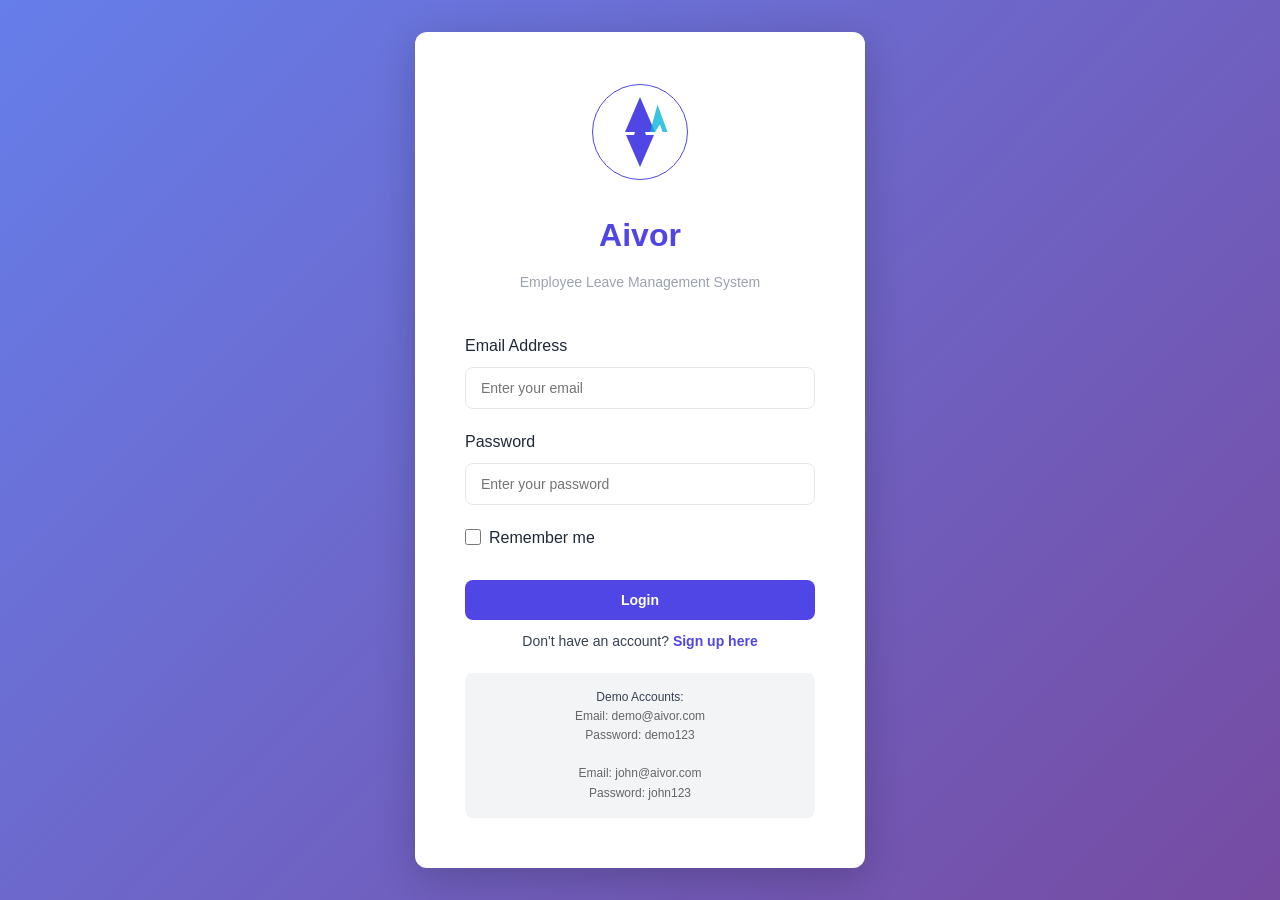
<file: dashboard.html>
<!DOCTYPE html>
<html lang="en">
<head>
    <meta charset="UTF-8">
    <meta name="viewport" content="width=device-width, initial-scale=1.0">
    <title>Dashboard - Aivor</title>
    <link rel="stylesheet" href="styles.css">
</head>
<body>
    <div class="dashboard-container">
        <!-- Sidebar Navigation -->
        <aside class="sidebar">
            <div class="sidebar-header">
                <svg class="logo-small" viewBox="0 0 200 200" xmlns="http://www.w3.org/2000/svg">
                    <circle cx="100" cy="100" r="95" fill="none" stroke="#4F46E5" stroke-width="2"/>
                    <g fill="#4F46E5">
                        <polygon points="100,30 130,100 110,100 112,106 128,106 100,170 72,106 88,106 90,100 70,100"/>
                    </g>
                    <g fill="#06B6D4" opacity="0.8">
                        <polygon points="135,45 155,100 145,100 140,85 130,100 120,100"/>
                    </g>
                </svg>
                <h2>Aivor</h2>
            </div>

            <nav class="sidebar-nav">
                <a href="dashboard.html" class="nav-item active">
                    <span class="icon">📊</span>
                    <span>Dashboard</span>
                </a>
                <a href="timesheet.html" class="nav-item">
                    <span class="icon">⏱️</span>
                    <span>Timesheet</span>
                </a>
                <a href="attendance.html" class="nav-item">
                    <span class="icon">📋</span>
                    <span>Attendance</span>
                </a>
                <a href="company-documents.html" class="nav-item">
                    <span class="icon">📄</span>
                    <span>Company Documents</span>
                </a>
                <a href="announcement.html" class="nav-item">
                    <span class="icon">📢</span>
                    <span>Announcement</span>
                </a>
                <a href="leave.html" class="nav-item">
                    <span class="icon">📅</span>
                    <span>Leave</span>
                </a>
                <a href="calendar.html" class="nav-item">
                    <span class="icon">📆</span>
                    <span>Calendar</span>
                </a>
            </nav>

            <div class="sidebar-footer">
                <button class="btn-logout" onclick="logout()">🚪 Logout</button>
            </div>
        </aside>

        <!-- Main Content -->
        <main class="main-content">
            <header class="top-bar">
                <div class="breadcrumb">Dashboard</div>
                <div class="user-info">
                    <span class="user-name" id="userName">Guest User</span>
                    <div class="user-avatar" id="userAvatar">GU</div>
                </div>
            </header>

            <div class="content-wrapper">
                <section class="dashboard-cards">
                    <h1>Welcome to Aivor</h1>
                    <div class="cards-grid">
                        <div class="card card-primary" onclick="window.location.href='leave-form.html'">
                            <div class="card-icon">📝</div>
                            <h3>Apply for Leave</h3>
                            <p>Submit a new leave request</p>
                        </div>

                        <div class="card card-secondary" onclick="window.location.href='leave.html'">
                            <div class="card-icon">📋</div>
                            <h3>My Leave Requests</h3>
                            <p>View and manage your leave requests</p>
                        </div>

                        <div class="card card-success" onclick="window.location.href='attendance.html'">
                            <div class="card-icon">✅</div>
                            <h3>Attendance</h3>
                            <p>Check your attendance records</p>
                        </div>

                        <div class="card card-info" onclick="window.location.href='calendar.html'">
                            <div class="card-icon">📅</div>
                            <h3>Leave Calendar</h3>
                            <p>View leaves in calendar format</p>
                        </div>
                    </div>
                </section>

                <section class="quick-stats">
                    <h2>Your Leave Balance</h2>
                    <div class="stats-grid">
                        <div class="stat-box">
                            <h4>Total Leave Balance</h4>
                            <p class="stat-value">20</p>
                            <p class="stat-label">Days</p>
                        </div>
                        <div class="stat-box">
                            <h4>Used Leaves</h4>
                            <p class="stat-value">8</p>
                            <p class="stat-label">Days</p>
                        </div>
                        <div class="stat-box">
                            <h4>Pending Requests</h4>
                            <p class="stat-value">2</p>
                            <p class="stat-label">Requests</p>
                        </div>
                        <div class="stat-box">
                            <h4>Remaining Balance</h4>
                            <p class="stat-value">12</p>
                            <p class="stat-label">Days</p>
                        </div>
                    </div>
                </section>
            </div>
        </main>
    </div>

    <script src="script.js"></script>
</body>
</html>
</file>
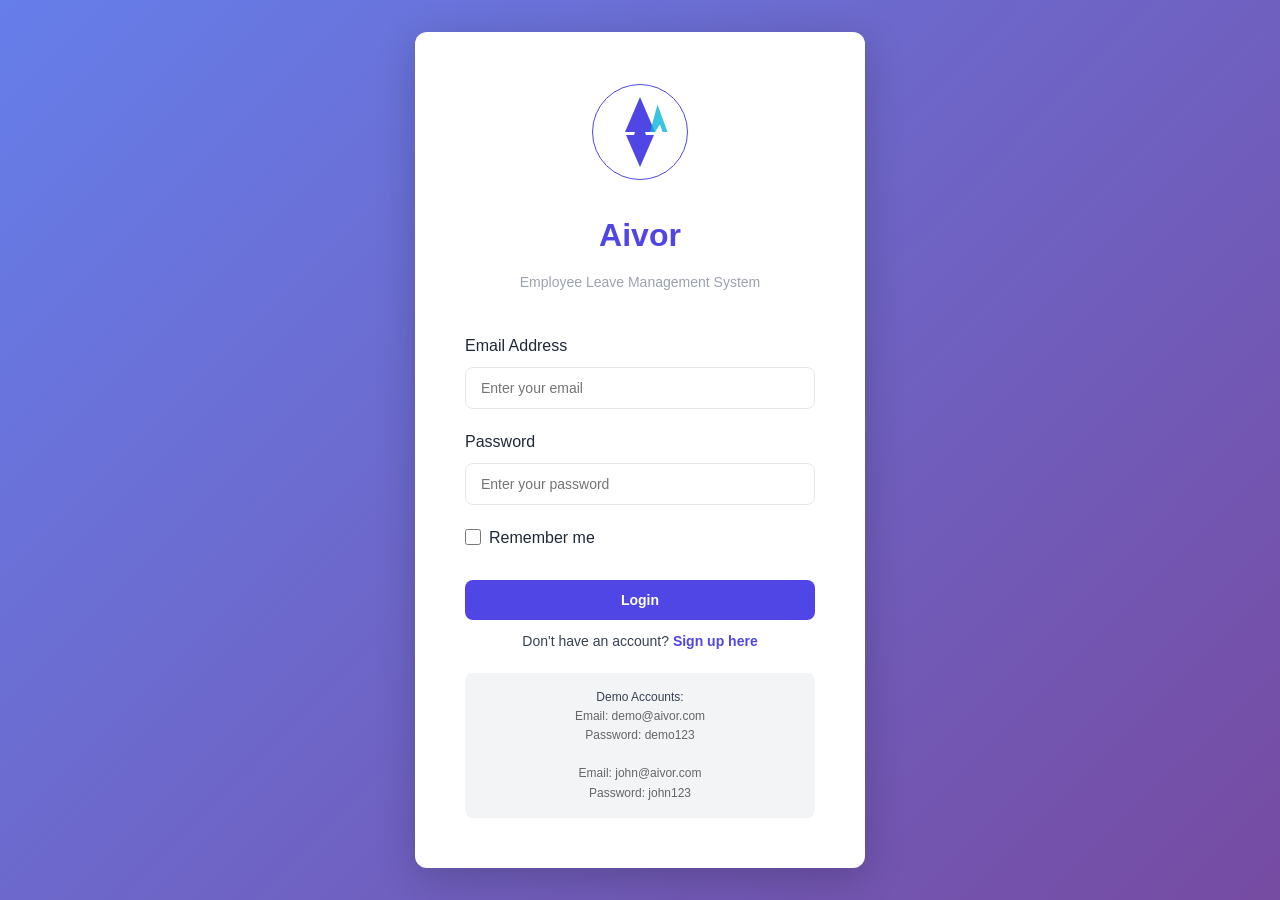
<file: leave-form.html>
<!DOCTYPE html>
<html lang="en">
<head>
    <meta charset="UTF-8">
    <meta name="viewport" content="width=device-width, initial-scale=1.0">
    <title>Apply for Leave - Aivor</title>
    <link rel="stylesheet" href="styles.css">
</head>
<body>
    <div class="dashboard-container">
        <!-- Sidebar Navigation -->
        <aside class="sidebar">
            <div class="sidebar-header">
                <svg class="logo-small" viewBox="0 0 200 200" xmlns="http://www.w3.org/2000/svg">
                    <circle cx="100" cy="100" r="95" fill="none" stroke="#4F46E5" stroke-width="2"/>
                    <g fill="#4F46E5">
                        <polygon points="100,30 130,100 110,100 112,106 128,106 100,170 72,106 88,106 90,100 70,100"/>
                    </g>
                    <g fill="#06B6D4" opacity="0.8">
                        <polygon points="135,45 155,100 145,100 140,85 130,100 120,100"/>
                    </g>
                </svg>
                <h2>Aivor</h2>
            </div>

            <nav class="sidebar-nav">
                <a href="dashboard.html" class="nav-item">
                    <span class="icon">📊</span>
                    <span>Dashboard</span>
                </a>
                <a href="timesheet.html" class="nav-item">
                    <span class="icon">⏱️</span>
                    <span>Timesheet</span>
                </a>
                <a href="attendance.html" class="nav-item">
                    <span class="icon">📋</span>
                    <span>Attendance</span>
                </a>
                <a href="company-documents.html" class="nav-item">
                    <span class="icon">📄</span>
                    <span>Company Documents</span>
                </a>
                <a href="announcement.html" class="nav-item">
                    <span class="icon">📢</span>
                    <span>Announcement</span>
                </a>
                <a href="leave.html" class="nav-item active">
                    <span class="icon">📅</span>
                    <span>Leave</span>
                </a>
                <a href="calendar.html" class="nav-item">
                    <span class="icon">📆</span>
                    <span>Calendar</span>
                </a>
            </nav>

            <div class="sidebar-footer">
                <button class="btn-logout" onclick="logout()">🚪 Logout</button>
            </div>
        </aside>

        <!-- Main Content -->
        <main class="main-content">
            <header class="top-bar">
                <div class="breadcrumb">Leave / Apply for Leave</div>
                <div class="user-info">
                    <span class="user-name" id="userName">Guest User</span>
                    <div class="user-avatar" id="userAvatar">GU</div>
                </div>
            </header>

            <div class="content-wrapper">
                <div class="form-container">
                    <h1>Employee Leave Form</h1>
                    
                    <form id="leaveForm" class="leave-form" onsubmit="submitLeaveForm(event)">
                        <div class="form-group">
                            <label for="name">Name <span class="required">*</span></label>
                            <input 
                                type="text" 
                                id="name" 
                                name="name" 
                                placeholder="Your Name"
                                readonly
                            >
                        </div>

                        <div class="form-group">
                            <label for="email">User Email <span class="required">*</span></label>
                            <input 
                                type="email" 
                                id="email" 
                                name="email" 
                                placeholder="your.email@company.com"
                                readonly
                            >
                        </div>

                        <div class="form-group">
                            <label for="fromDate">From Date <span class="required">*</span></label>
                            <input 
                                type="date" 
                                id="fromDate" 
                                name="fromDate"
                                required
                            >
                        </div>

                        <div class="form-group">
                            <label for="toDate">To Date <span class="required">*</span></label>
                            <input 
                                type="date" 
                                id="toDate" 
                                name="toDate"
                                required
                            >
                        </div>

                        <div class="form-group">
                            <label for="dayType">Day Type <span class="required">*</span></label>
                            <select id="dayType" name="dayType" required>
                                <option value="">Select Day Type</option>
                                <option value="fullDay">Full Day</option>
                                <option value="halfDay">Half Day</option>
                                <option value="offDay">Off Day</option>
                            </select>
                        </div>

                        <div class="form-group">
                            <label for="leaveType">Leave Type <span class="required">*</span></label>
                            <select id="leaveType" name="leaveType" required>
                                <option value="">Select Leave Type</option>
                                <option value="casualLeave">Casual Leave</option>
                                <option value="sickLeave">Sick Leave</option>
                                <option value="paidLeave">Paid Leave</option>
                                <option value="otherLeave">Other Leave</option>
                            </select>
                        </div>

                        <div class="form-group">
                            <label for="reason">Reason</label>
                            <textarea 
                                id="reason" 
                                name="reason" 
                                placeholder="Enter the reason for your leave (optional)"
                                rows="4"
                            ></textarea>
                        </div>

                        <div class="form-actions">
                            <button type="submit" class="btn btn-primary">Save</button>
                            <button type="reset" class="btn btn-secondary">Cancel</button>
                        </div>
                    </form>
                </div>
            </div>
        </main>
    </div>

    <script src="script.js"></script>
    <script>
        // Pre-fill user data from logged-in user
        const user = getCurrentUser();
        if (user) {
            document.getElementById('name').value = user.name;
            document.getElementById('email').value = user.userEmail;
        }

        function submitLeaveForm(e) {
            e.preventDefault();
            
            const formData = {
                name: document.getElementById('name').value,
                email: document.getElementById('email').value,
                fromDate: document.getElementById('fromDate').value,
                toDate: document.getElementById('toDate').value,
                dayType: document.getElementById('dayType').value,
                leaveType: document.getElementById('leaveType').value,
                reason: document.getElementById('reason').value
            };

            // Store in localStorage
            let leaves = JSON.parse(localStorage.getItem('leaves')) || [];
            leaves.push({
                ...formData,
                id: Date.now(),
                status: 'pending',
                appliedDate: new Date().toLocaleDateString()
            });
            localStorage.setItem('leaves', JSON.stringify(leaves));

            // Show success message
            alert('Leave request submitted successfully!');
            document.getElementById('leaveForm').reset();
            
            // Redirect to leave list
            setTimeout(() => {
                window.location.href = 'leave.html';
            }, 1000);
        }
    </script>
</body>
</html>
</file>
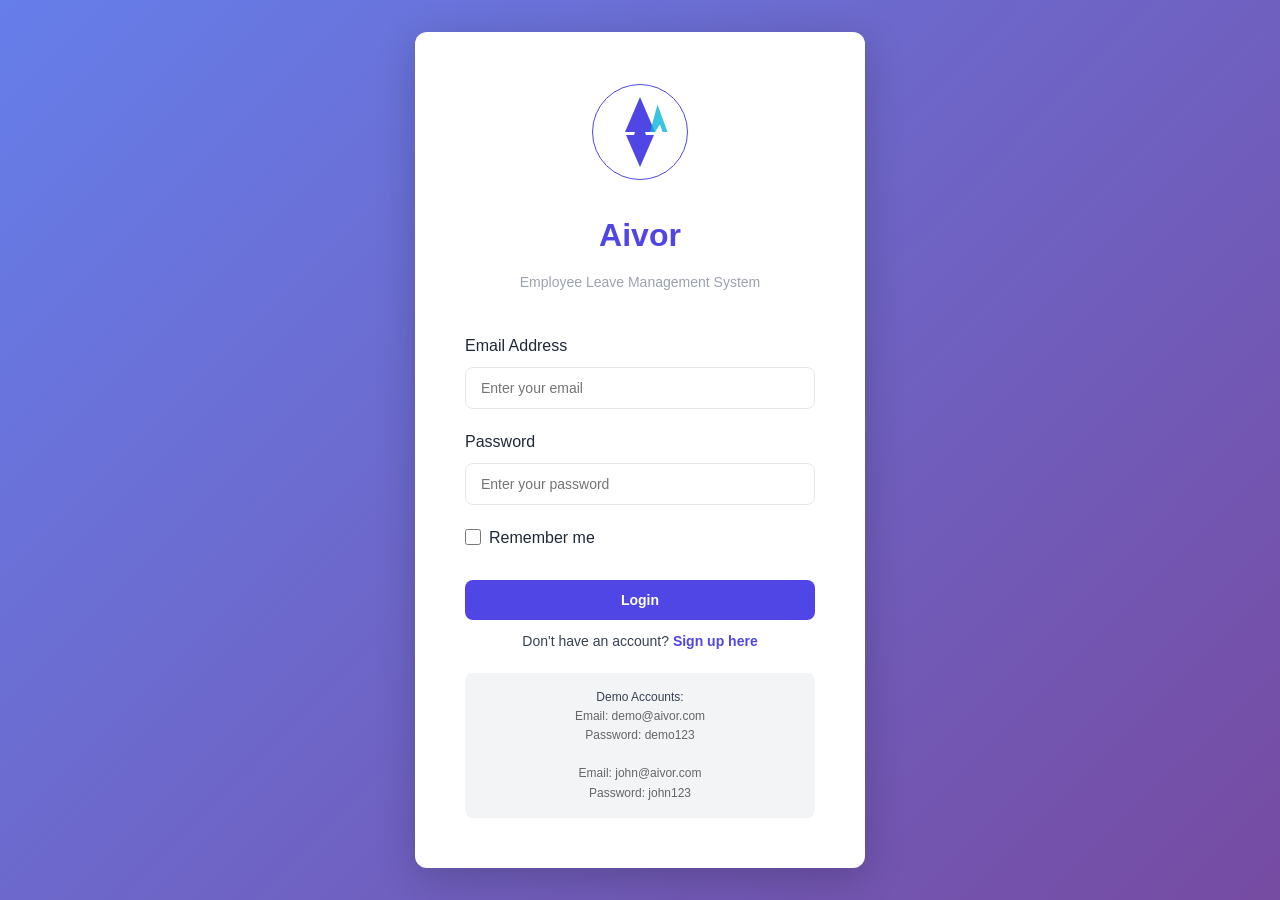
<file: leave.html>
<!DOCTYPE html>
<html lang="en">
<head>
    <meta charset="UTF-8">
    <meta name="viewport" content="width=device-width, initial-scale=1.0">
    <title>Leave Requests - Aivor</title>
    <link rel="stylesheet" href="styles.css">
</head>
<body>
    <div class="dashboard-container">
        <!-- Sidebar Navigation -->
        <aside class="sidebar">
            <div class="sidebar-header">
                <svg class="logo-small" viewBox="0 0 200 200" xmlns="http://www.w3.org/2000/svg">
                    <circle cx="100" cy="100" r="95" fill="none" stroke="#4F46E5" stroke-width="2"/>
                    <g fill="#4F46E5">
                        <polygon points="100,30 130,100 110,100 112,106 128,106 100,170 72,106 88,106 90,100 70,100"/>
                    </g>
                    <g fill="#06B6D4" opacity="0.8">
                        <polygon points="135,45 155,100 145,100 140,85 130,100 120,100"/>
                    </g>
                </svg>
                <h2>Aivor</h2>
            </div>

            <nav class="sidebar-nav">
                <a href="dashboard.html" class="nav-item">
                    <span class="icon">📊</span>
                    <span>Dashboard</span>
                </a>
                <a href="timesheet.html" class="nav-item">
                    <span class="icon">⏱️</span>
                    <span>Timesheet</span>
                </a>
                <a href="attendance.html" class="nav-item">
                    <span class="icon">📋</span>
                    <span>Attendance</span>
                </a>
                <a href="company-documents.html" class="nav-item">
                    <span class="icon">📄</span>
                    <span>Company Documents</span>
                </a>
                <a href="announcement.html" class="nav-item">
                    <span class="icon">📢</span>
                    <span>Announcement</span>
                </a>
                <a href="leave.html" class="nav-item active">
                    <span class="icon">📅</span>
                    <span>Leave</span>
                </a>
                <a href="calendar.html" class="nav-item">
                    <span class="icon">📆</span>
                    <span>Calendar</span>
                </a>
            </nav>

            <div class="sidebar-footer">
                <button class="btn-logout" onclick="logout()">🚪 Logout</button>
            </div>
        </aside>

        <!-- Main Content -->
        <main class="main-content">
            <header class="top-bar">
                <div class="breadcrumb">Leave / Leave Requests</div>
                <div class="user-info">
                    <span class="user-name" id="userName">Guest User</span>
                    <div class="user-avatar" id="userAvatar">GU</div>
                </div>
            </header>

            <div class="content-wrapper">
                <div class="table-container">
                    <div class="table-header">
                        <h1>Leave Request</h1>
                        <button class="btn btn-primary" onclick="window.location.href='leave-form.html'">
                            ➕ Apply Leave
                        </button>
                    </div>

                    <div class="table-filters">
                        <input type="text" id="searchInput" placeholder="Search by name, email, or reason..." class="search-box">
                        <select id="filterStatus" class="filter-select" onchange="filterTable()">
                            <option value="">All Status</option>
                            <option value="pending">Pending</option>
                            <option value="approved">Approved</option>
                            <option value="rejected">Rejected</option>
                        </select>
                    </div>

                    <div class="table-responsive">
                        <table class="data-table" id="leaveTable">
                            <thead>
                                <tr>
                                    <th>Name</th>
                                    <th>Email</th>
                                    <th>From Date</th>
                                    <th>To Date</th>
                                    <th>Leave Type</th>
                                    <th>Reason</th>
                                    <th>Status</th>
                                    <th>Action</th>
                                </tr>
                            </thead>
                            <tbody id="tableBody">
                                <!-- Populated by JavaScript -->
                            </tbody>
                        </table>
                    </div>

                    <div class="table-pagination">
                        <p>Rows per page: <select onchange="setRowsPerPage(this.value)"><option>10</option><option>25</option><option>50</option></select></p>
                        <div class="pagination-buttons">
                            <button class="btn-pagination">&lt;</button>
                            <span class="page-info">1 to 4</span>
                            <button class="btn-pagination">&gt;</button>
                        </div>
                    </div>
                </div>

                <!-- Edit Leave Modal -->
                <div id="editModal" class="modal-edit" style="display: none;">
                    <div class="modal-edit-content">
                        <div class="modal-edit-header">
                            <h2>Edit Leave Request</h2>
                            <button class="modal-close-edit" onclick="closeEditModal()">&times;</button>
                        </div>

                        <form id="editForm" onsubmit="saveEditedLeave(event)">
                            <div class="modal-edit-body">
                                <div class="form-group">
                                    <label for="editFromDate">From Date <span class="required">*</span></label>
                                    <input type="date" id="editFromDate" name="editFromDate" required>
                                </div>

                                <div class="form-group">
                                    <label for="editToDate">To Date <span class="required">*</span></label>
                                    <input type="date" id="editToDate" name="editToDate" required>
                                </div>

                                <div class="form-group">
                                    <label for="editDayType">Day Type <span class="required">*</span></label>
                                    <select id="editDayType" name="editDayType" required>
                                        <option value="">Select Day Type</option>
                                        <option value="fullDay">Full Day</option>
                                        <option value="halfDay">Half Day</option>
                                        <option value="offDay">Off Day</option>
                                    </select>
                                </div>

                                <div class="form-group">
                                    <label for="editLeaveType">Leave Type <span class="required">*</span></label>
                                    <select id="editLeaveType" name="editLeaveType" required>
                                        <option value="">Select Leave Type</option>
                                        <option value="casualLeave">Casual Leave</option>
                                        <option value="sickLeave">Sick Leave</option>
                                        <option value="paidLeave">Paid Leave</option>
                                        <option value="otherLeave">Other Leave</option>
                                    </select>
                                </div>

                                <div class="form-group">
                                    <label for="editReason">Reason</label>
                                    <textarea id="editReason" name="editReason" rows="4" placeholder="Enter the reason for your leave (optional)"></textarea>
                                </div>

                                <div class="form-group">
                                    <label for="editStatus">Status</label>
                                    <select id="editStatus" name="editStatus">
                                        <option value="pending">Pending</option>
                                        <option value="approved">Approved</option>
                                        <option value="rejected">Rejected</option>
                                    </select>
                                </div>
                            </div>

                            <div class="modal-edit-footer">
                                <button type="button" class="btn btn-secondary" onclick="closeEditModal()">Cancel</button>
                                <button type="submit" class="btn btn-primary">Save Changes</button>
                            </div>
                        </form>
                    </div>
                </div>

                <style>
                    .modal-edit {
                        position: fixed;
                        z-index: 1000;
                        left: 0;
                        top: 0;
                        width: 100%;
                        height: 100%;
                        background-color: rgba(0, 0, 0, 0.5);
                        animation: fadeInModal 0.3s ease;
                    }

                    @keyframes fadeInModal {
                        from { opacity: 0; }
                        to { opacity: 1; }
                    }

                    .modal-edit-content {
                        background-color: white;
                        margin: 5% auto;
                        padding: 0;
                        border-radius: 12px;
                        width: 90%;
                        max-width: 500px;
                        box-shadow: 0 10px 40px rgba(0, 0, 0, 0.3);
                        animation: slideDownModal 0.3s ease;
                    }

                    @keyframes slideDownModal {
                        from {
                            transform: translateY(-50px);
                            opacity: 0;
                        }
                        to {
                            transform: translateY(0);
                            opacity: 1;
                        }
                    }

                    .modal-edit-header {
                        padding: 20px;
                        border-bottom: 1px solid #E5E7EB;
                        display: flex;
                        justify-content: space-between;
                        align-items: center;
                    }

                    .modal-edit-header h2 {
                        margin: 0;
                        color: #1F2937;
                        font-size: 24px;
                    }

                    .modal-close-edit {
                        background: none;
                        border: none;
                        font-size: 28px;
                        cursor: pointer;
                        color: #9CA3AF;
                        padding: 0;
                        width: 32px;
                        height: 32px;
                        display: flex;
                        align-items: center;
                        justify-content: center;
                        border-radius: 6px;
                        transition: all 0.3s ease;
                    }

                    .modal-close-edit:hover {
                        background-color: #F3F4F6;
                        color: #1F2937;
                    }

                    .modal-edit-body {
                        padding: 20px;
                        max-height: 500px;
                        overflow-y: auto;
                    }

                    .modal-edit-footer {
                        padding: 20px;
                        border-top: 1px solid #E5E7EB;
                        display: flex;
                        gap: 10px;
                        justify-content: flex-end;
                    }
                </style>

    <script src="script.js"></script>
    <script>
        function loadLeaves() {
            const leaves = JSON.parse(localStorage.getItem('leaves')) || getSampleLeaves();
            const tableBody = document.getElementById('tableBody');
            tableBody.innerHTML = '';

            if (leaves.length === 0) {
                tableBody.innerHTML = '<tr><td colspan="8" style="text-align: center; padding: 20px;">Sorry, no matching records found</td></tr>';
                return;
            }

            leaves.forEach(leave => {
                const row = document.createElement('tr');
                const statusClass = leave.status === 'pending' ? 'status-pending' : 
                                   leave.status === 'approved' ? 'status-approved' : 'status-rejected';
                
                row.innerHTML = `
                    <td>${leave.name}</td>
                    <td>${leave.email}</td>
                    <td>${leave.fromDate}</td>
                    <td>${leave.toDate}</td>
                    <td>${leave.leaveType}</td>
                    <td>${leave.reason || '-'}</td>
                    <td><span class="status-badge ${statusClass}">${leave.status.charAt(0).toUpperCase() + leave.status.slice(1)}</span></td>
                    <td>
                        <button class="btn-action" onclick="editLeave(${leave.id})">Edit</button>
                        <button class="btn-action btn-delete" onclick="deleteLeave(${leave.id})">Delete</button>
                    </td>
                `;
                tableBody.appendChild(row);
            });
        }

        function getSampleLeaves() {
            return [
                {
                    id: 1,
                    name: 'Demo User',
                    email: 'demo@aivor.com',
                    fromDate: '2026-03-10',
                    toDate: '2026-03-12',
                    dayType: 'fullDay',
                    leaveType: 'Casual Leave',
                    reason: 'Personal work',
                    status: 'approved',
                    appliedDate: '2026-03-05'
                },
                {
                    id: 2,
                    name: 'Demo User',
                    email: 'demo@aivor.com',
                    fromDate: '2026-03-20',
                    toDate: '2026-03-22',
                    dayType: 'halfDay',
                    leaveType: 'Sick Leave',
                    reason: 'Medical appointment',
                    status: 'pending',
                    appliedDate: '2026-03-07'
                }
            ];
        }

        function filterTable() {
            const statusFilter = document.getElementById('filterStatus').value;
            const leaves = JSON.parse(localStorage.getItem('leaves')) || getSampleLeaves();
            
            let filtered = leaves;
            if (statusFilter) {
                filtered = leaves.filter(leave => leave.status === statusFilter);
            }

            localStorage.setItem('leaves', JSON.stringify(leaves));
            const tableBody = document.getElementById('tableBody');
            tableBody.innerHTML = '';

            if (filtered.length === 0) {
                tableBody.innerHTML = '<tr><td colspan="8" style="text-align: center; padding: 20px;">Sorry, no matching records found</td></tr>';
                return;
            }

            filtered.forEach(leave => {
                const row = document.createElement('tr');
                const statusClass = leave.status === 'pending' ? 'status-pending' : 
                                   leave.status === 'approved' ? 'status-approved' : 'status-rejected';
                
                row.innerHTML = `
                    <td>${leave.name}</td>
                    <td>${leave.email}</td>
                    <td>${leave.fromDate}</td>
                    <td>${leave.toDate}</td>
                    <td>${leave.leaveType}</td>
                    <td>${leave.reason || '-'}</td>
                    <td><span class="status-badge ${statusClass}">${leave.status.charAt(0).toUpperCase() + leave.status.slice(1)}</span></td>
                    <td>
                        <button class="btn-action" onclick="editLeave(${leave.id})">Edit</button>
                        <button class="btn-action btn-delete" onclick="deleteLeave(${leave.id})">Delete</button>
                    </td>
                `;
                tableBody.appendChild(row);
            });
        }

        function deleteLeave(id) {
            if (confirm('Are you sure you want to delete this leave request?')) {
                let leaves = JSON.parse(localStorage.getItem('leaves')) || getSampleLeaves();
                leaves = leaves.filter(leave => leave.id !== id);
                localStorage.setItem('leaves', JSON.stringify(leaves));
                showNotification('Leave request deleted successfully!', 'success');
                loadLeaves();
            }
        }

        let currentEditingLeaveId = null;

        function editLeave(id) {
            const leaves = JSON.parse(localStorage.getItem('leaves')) || getSampleLeaves();
            const leave = leaves.find(l => l.id === id);

            if (!leave) {
                alert('Leave request not found');
                return;
            }

            // Store current editing leave ID
            currentEditingLeaveId = id;

            // Pre-fill the form with current leave data
            document.getElementById('editFromDate').value = leave.fromDate;
            document.getElementById('editToDate').value = leave.toDate;
            document.getElementById('editDayType').value = leave.dayType;
            document.getElementById('editLeaveType').value = leave.leaveType;
            document.getElementById('editReason').value = leave.reason || '';
            document.getElementById('editStatus').value = leave.status;

            // Show modal
            document.getElementById('editModal').style.display = 'block';
        }

        function closeEditModal() {
            document.getElementById('editModal').style.display = 'none';
            currentEditingLeaveId = null;
        }

        function saveEditedLeave(event) {
            event.preventDefault();

            if (!currentEditingLeaveId) {
                alert('Error: Leave ID not found');
                return;
            }

            const fromDate = document.getElementById('editFromDate').value;
            const toDate = document.getElementById('editToDate').value;
            const dayType = document.getElementById('editDayType').value;
            const leaveType = document.getElementById('editLeaveType').value;
            const reason = document.getElementById('editReason').value;
            const status = document.getElementById('editStatus').value;

            if (new Date(fromDate) > new Date(toDate)) {
                alert('From Date must be before To Date');
                return;
            }

            let leaves = JSON.parse(localStorage.getItem('leaves')) || getSampleLeaves();
            const index = leaves.findIndex(l => l.id === currentEditingLeaveId);

            if (index !== -1) {
                leaves[index] = {
                    ...leaves[index],
                    fromDate: fromDate,
                    toDate: toDate,
                    dayType: dayType,
                    leaveType: leaveType,
                    reason: reason,
                    status: status
                };

                localStorage.setItem('leaves', JSON.stringify(leaves));
                closeEditModal();
                loadLeaves();
                showNotification('Leave request updated successfully!', 'success');
            }
        }

        // Close modal when clicking outside
        window.onclick = function(event) {
            const modal = document.getElementById('editModal');
            if (event.target === modal) {
                closeEditModal();
            }
        }

        function setRowsPerPage(rows) {
            // Implementation for pagination
        }

        // Load leaves on page load
        loadLeaves();
    </script>
</body>
</html>
</file>
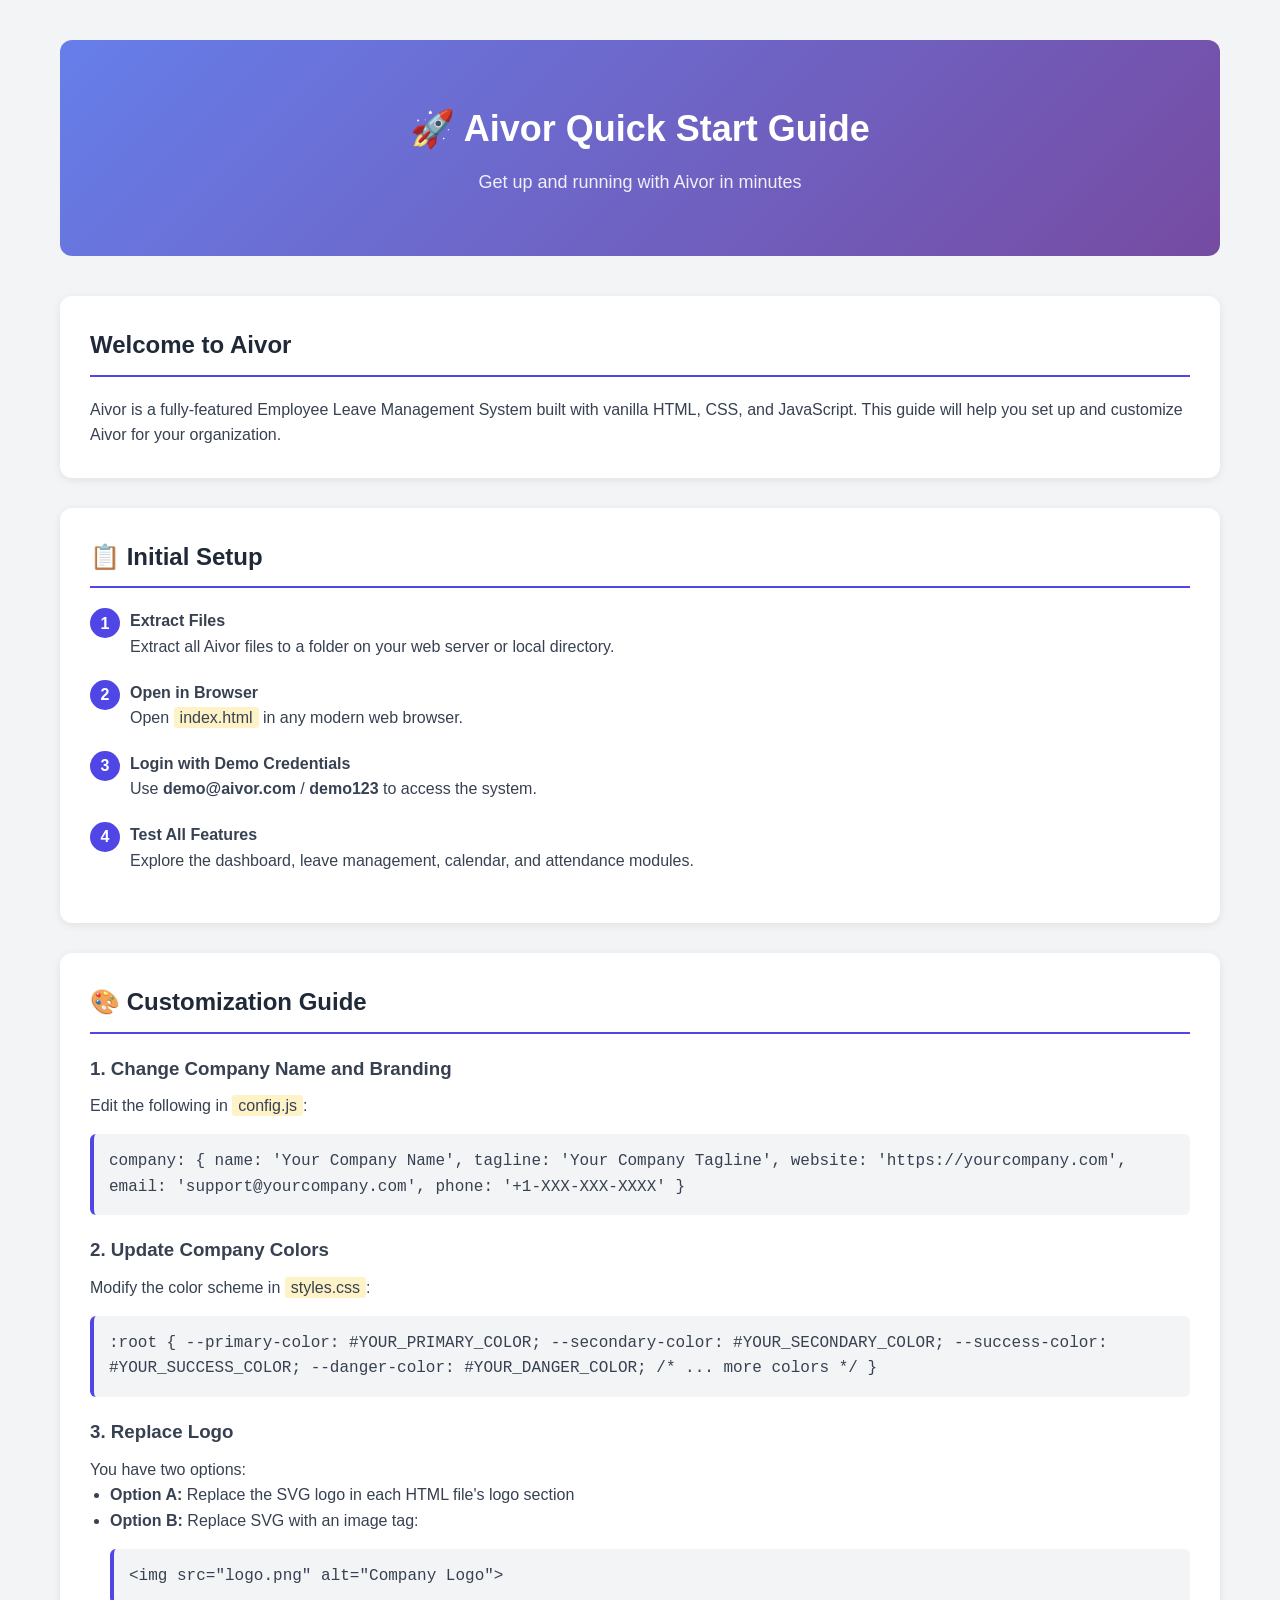
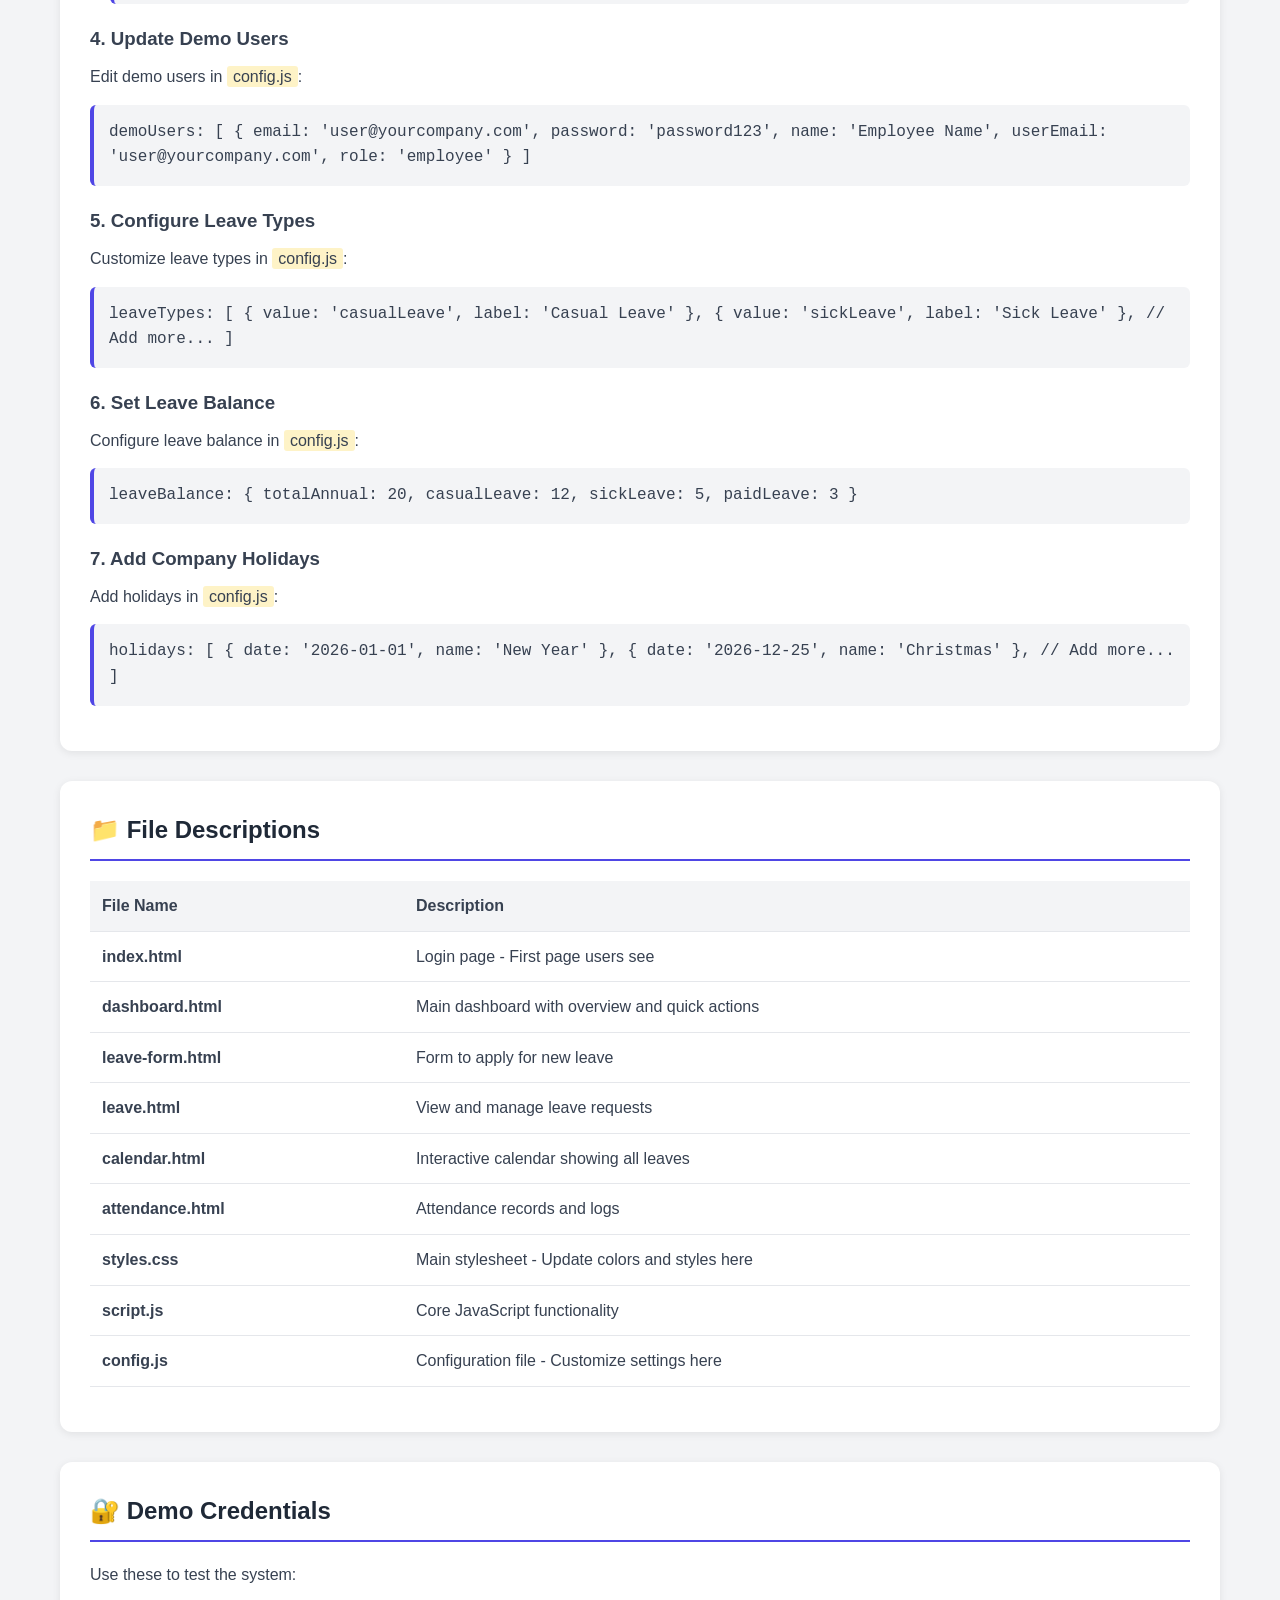
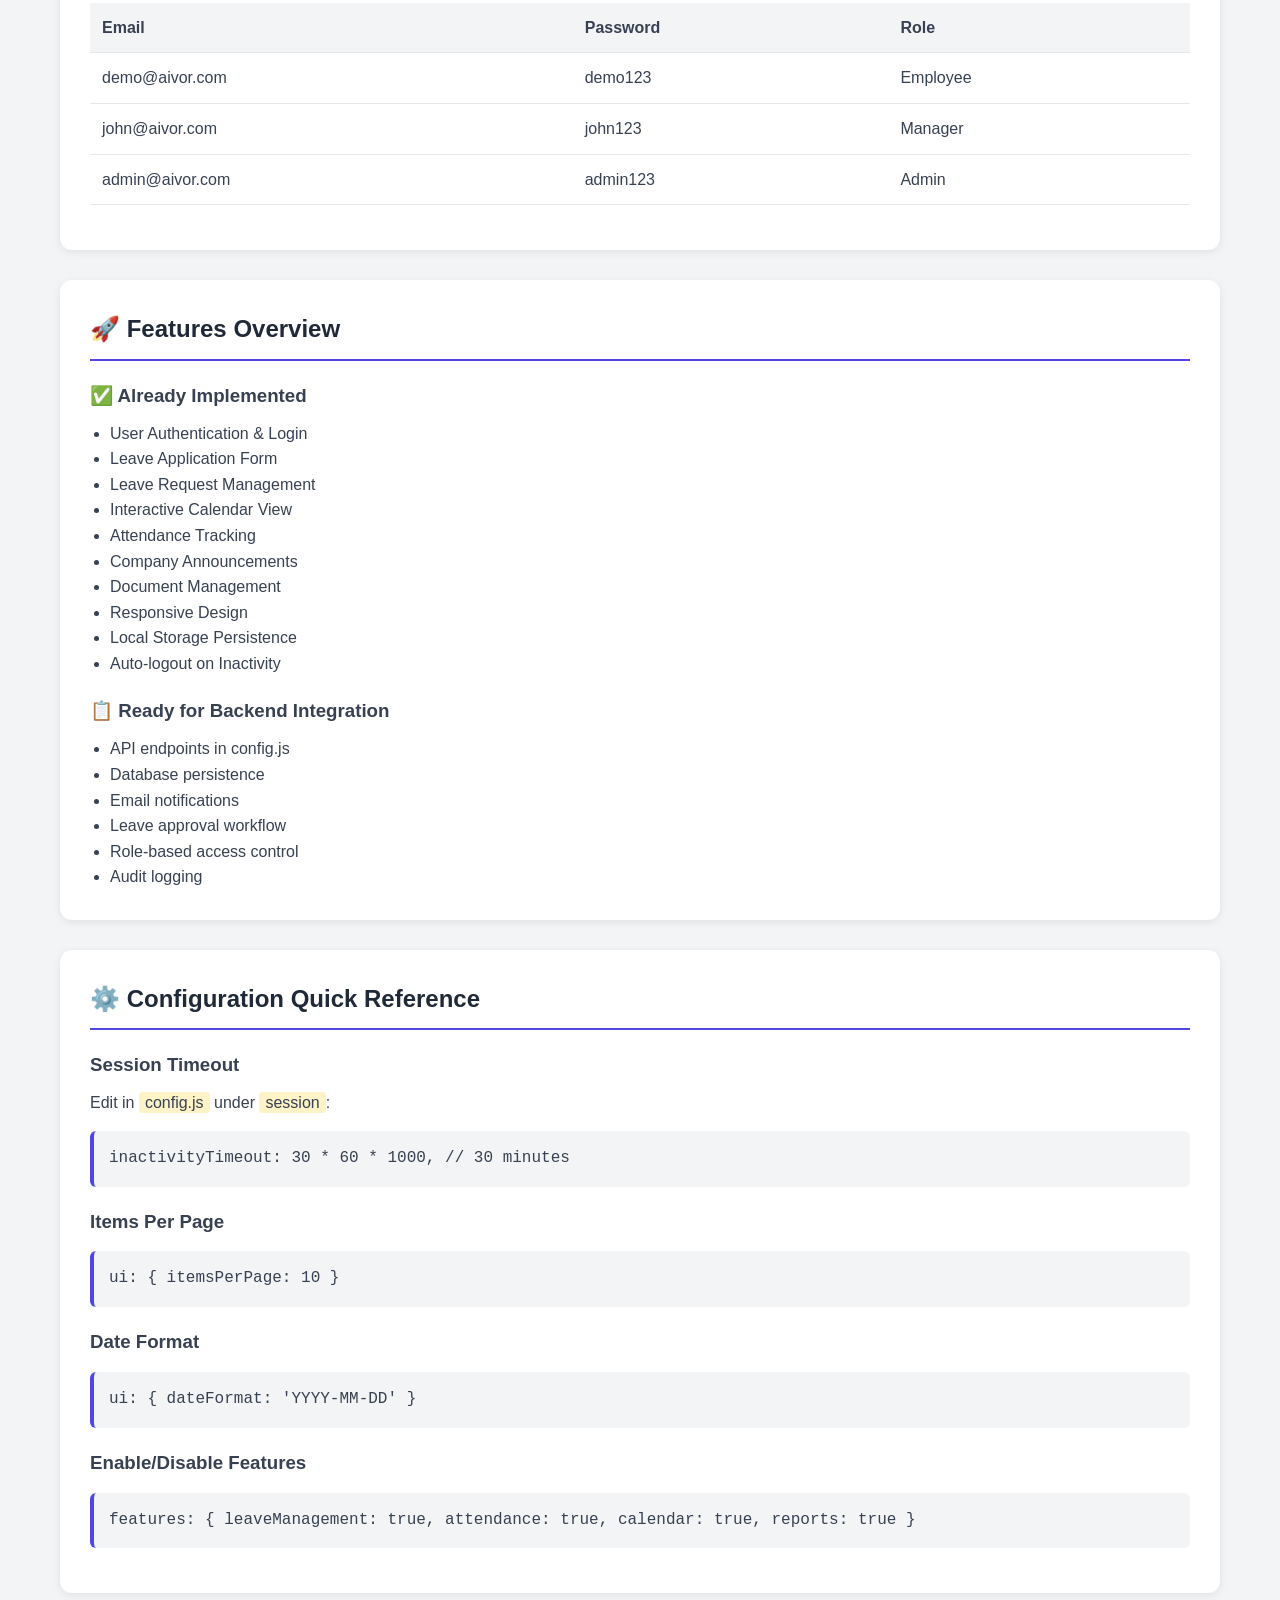
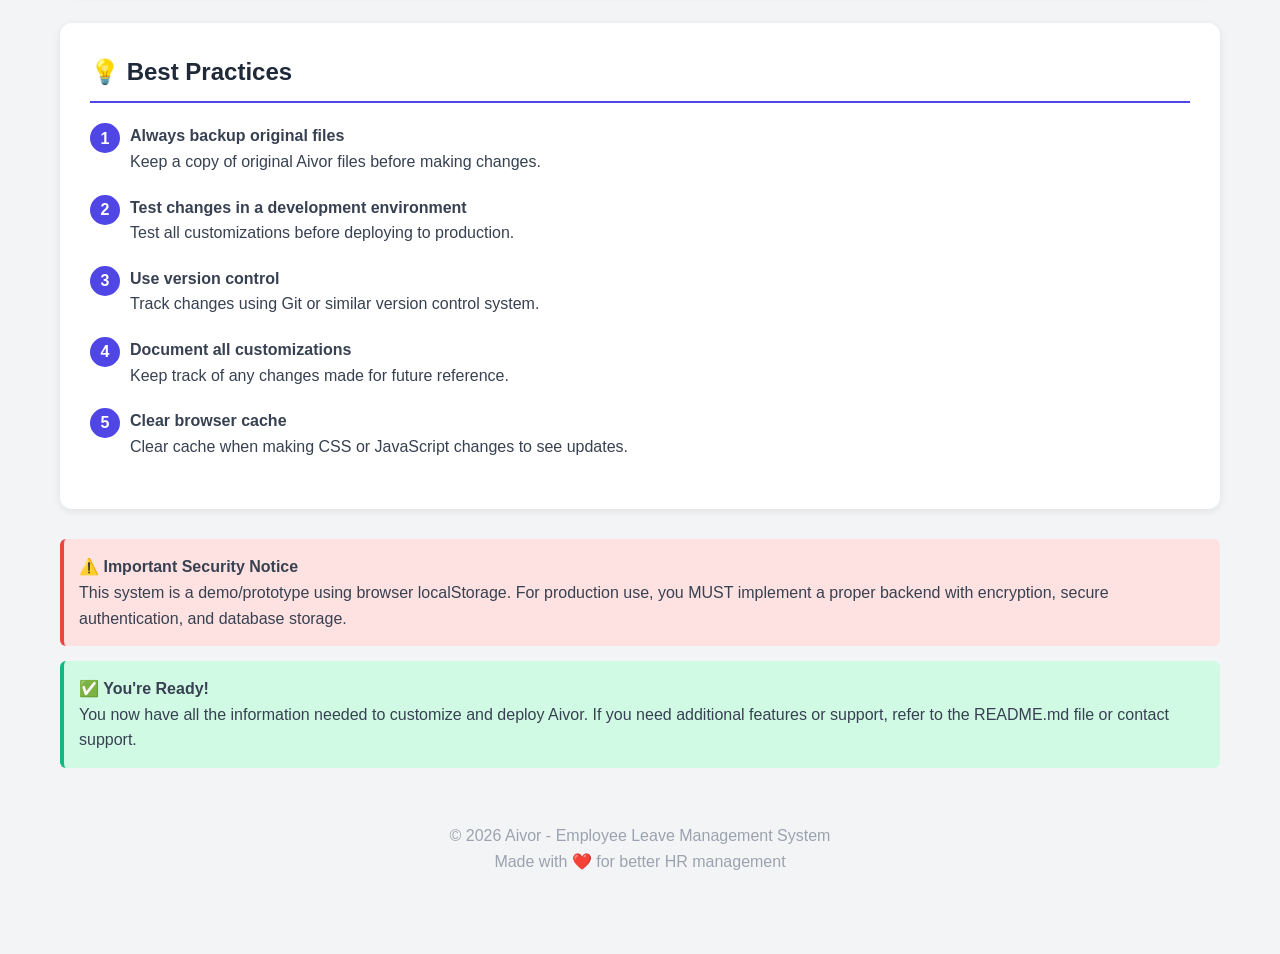
<file: QUICK_START.html>
<!DOCTYPE html>
<html lang="en">
<head>
    <meta charset="UTF-8">
    <meta name="viewport" content="width=device-width, initial-scale=1.0">
    <title>Quick Start Guide - Aivor</title>
    <style>
        * {
            margin: 0;
            padding: 0;
            box-sizing: border-box;
        }
        
        body {
            font-family: 'Segoe UI', Tahoma, Geneva, Verdana, sans-serif;
            background-color: #F3F4F6;
            color: #374151;
            line-height: 1.6;
        }
        
        .container {
            max-width: 1200px;
            margin: 0 auto;
            padding: 40px 20px;
        }
        
        header {
            background: linear-gradient(135deg, #667eea 0%, #764ba2 100%);
            color: white;
            padding: 60px 20px;
            text-align: center;
            margin-bottom: 40px;
            border-radius: 12px;
        }
        
        header h1 {
            font-size: 36px;
            margin-bottom: 10px;
        }
        
        header p {
            font-size: 18px;
            opacity: 0.9;
        }
        
        .section {
            background: white;
            padding: 30px;
            margin-bottom: 30px;
            border-radius: 12px;
            box-shadow: 0 2px 8px rgba(0, 0, 0, 0.08);
        }
        
        .section h2 {
            color: #1F2937;
            margin-bottom: 20px;
            border-bottom: 2px solid #4F46E5;
            padding-bottom: 10px;
        }
        
        .section h3 {
            color: #374151;
            margin-top: 20px;
            margin-bottom: 10px;
        }
        
        .code-block {
            background-color: #F3F4F6;
            border-left: 4px solid #4F46E5;
            padding: 15px;
            margin: 15px 0;
            border-radius: 6px;
            font-family: 'Courier New', monospace;
            overflow-x: auto;
        }
        
        .steps {
            counter-reset: step;
            list-style: none;
        }
        
        .steps li {
            counter-increment: step;
            margin-bottom: 20px;
            padding-left: 40px;
            position: relative;
        }
        
        .steps li::before {
            content: counter(step);
            position: absolute;
            left: 0;
            top: 0;
            background: #4F46E5;
            color: white;
            width: 30px;
            height: 30px;
            border-radius: 50%;
            display: flex;
            align-items: center;
            justify-content: center;
            font-weight: 600;
        }
        
        .file-structure {
            background-color: #F3F4F6;
            padding: 20px;
            border-radius: 6px;
            font-family: 'Courier New', monospace;
            margin: 15px 0;
        }
        
        .highlight {
            background-color: #FEF3C7;
            padding: 2px 6px;
            border-radius: 3px;
        }
        
        .warning {
            background-color: #FEE2E2;
            border-left: 4px solid #EF4444;
            padding: 15px;
            margin: 15px 0;
            border-radius: 6px;
        }
        
        .success {
            background-color: #D1FAE5;
            border-left: 4px solid #10B981;
            padding: 15px;
            margin: 15px 0;
            border-radius: 6px;
        }
        
        table {
            width: 100%;
            border-collapse: collapse;
            margin: 15px 0;
        }
        
        th, td {
            padding: 12px;
            text-align: left;
            border-bottom: 1px solid #E5E7EB;
        }
        
        th {
            background-color: #F3F4F6;
            font-weight: 600;
        }
        
        footer {
            text-align: center;
            padding: 40px 20px;
            color: #9CA3AF;
        }
    </style>
</head>
<body>
    <div class="container">
        <header>
            <h1>🚀 Aivor Quick Start Guide</h1>
            <p>Get up and running with Aivor in minutes</p>
        </header>

        <div class="section">
            <h2>Welcome to Aivor</h2>
            <p>
                Aivor is a fully-featured Employee Leave Management System built with vanilla HTML, CSS, and JavaScript. 
                This guide will help you set up and customize Aivor for your organization.
            </p>
        </div>

        <div class="section">
            <h2>📋 Initial Setup</h2>
            <ol class="steps">
                <li>
                    <strong>Extract Files</strong>
                    <p>Extract all Aivor files to a folder on your web server or local directory.</p>
                </li>
                <li>
                    <strong>Open in Browser</strong>
                    <p>Open <span class="highlight">index.html</span> in any modern web browser.</p>
                </li>
                <li>
                    <strong>Login with Demo Credentials</strong>
                    <p>Use <strong>demo@aivor.com</strong> / <strong>demo123</strong> to access the system.</p>
                </li>
                <li>
                    <strong>Test All Features</strong>
                    <p>Explore the dashboard, leave management, calendar, and attendance modules.</p>
                </li>
            </ol>
        </div>

        <div class="section">
            <h2>🎨 Customization Guide</h2>
            
            <h3>1. Change Company Name and Branding</h3>
            <p>Edit the following in <span class="highlight">config.js</span>:</p>
            <div class="code-block">
company: {
    name: 'Your Company Name',
    tagline: 'Your Company Tagline',
    website: 'https://yourcompany.com',
    email: 'support@yourcompany.com',
    phone: '+1-XXX-XXX-XXXX'
}
            </div>
            
            <h3>2. Update Company Colors</h3>
            <p>Modify the color scheme in <span class="highlight">styles.css</span>:</p>
            <div class="code-block">
:root {
    --primary-color: #YOUR_PRIMARY_COLOR;
    --secondary-color: #YOUR_SECONDARY_COLOR;
    --success-color: #YOUR_SUCCESS_COLOR;
    --danger-color: #YOUR_DANGER_COLOR;
    /* ... more colors */
}
            </div>

            <h3>3. Replace Logo</h3>
            <p>You have two options:</p>
            <ul style="margin-left: 20px;">
                <li><strong>Option A:</strong> Replace the SVG logo in each HTML file's logo section</li>
                <li><strong>Option B:</strong> Replace SVG with an image tag: 
                    <div class="code-block">&lt;img src="logo.png" alt="Company Logo"&gt;</div>
                </li>
            </ul>

            <h3>4. Update Demo Users</h3>
            <p>Edit demo users in <span class="highlight">config.js</span>:</p>
            <div class="code-block">
demoUsers: [
    {
        email: 'user@yourcompany.com',
        password: 'password123',
        name: 'Employee Name',
        userEmail: 'user@yourcompany.com',
        role: 'employee'
    }
]
            </div>

            <h3>5. Configure Leave Types</h3>
            <p>Customize leave types in <span class="highlight">config.js</span>:</p>
            <div class="code-block">
leaveTypes: [
    { value: 'casualLeave', label: 'Casual Leave' },
    { value: 'sickLeave', label: 'Sick Leave' },
    // Add more...
]
            </div>

            <h3>6. Set Leave Balance</h3>
            <p>Configure leave balance in <span class="highlight">config.js</span>:</p>
            <div class="code-block">
leaveBalance: {
    totalAnnual: 20,
    casualLeave: 12,
    sickLeave: 5,
    paidLeave: 3
}
            </div>

            <h3>7. Add Company Holidays</h3>
            <p>Add holidays in <span class="highlight">config.js</span>:</p>
            <div class="code-block">
holidays: [
    { date: '2026-01-01', name: 'New Year' },
    { date: '2026-12-25', name: 'Christmas' },
    // Add more...
]
            </div>
        </div>

        <div class="section">
            <h2>📁 File Descriptions</h2>
            <table>
                <tr>
                    <th>File Name</th>
                    <th>Description</th>
                </tr>
                <tr>
                    <td><strong>index.html</strong></td>
                    <td>Login page - First page users see</td>
                </tr>
                <tr>
                    <td><strong>dashboard.html</strong></td>
                    <td>Main dashboard with overview and quick actions</td>
                </tr>
                <tr>
                    <td><strong>leave-form.html</strong></td>
                    <td>Form to apply for new leave</td>
                </tr>
                <tr>
                    <td><strong>leave.html</strong></td>
                    <td>View and manage leave requests</td>
                </tr>
                <tr>
                    <td><strong>calendar.html</strong></td>
                    <td>Interactive calendar showing all leaves</td>
                </tr>
                <tr>
                    <td><strong>attendance.html</strong></td>
                    <td>Attendance records and logs</td>
                </tr>
                <tr>
                    <td><strong>styles.css</strong></td>
                    <td>Main stylesheet - Update colors and styles here</td>
                </tr>
                <tr>
                    <td><strong>script.js</strong></td>
                    <td>Core JavaScript functionality</td>
                </tr>
                <tr>
                    <td><strong>config.js</strong></td>
                    <td>Configuration file - Customize settings here</td>
                </tr>
            </table>
        </div>

        <div class="section">
            <h2>🔐 Demo Credentials</h2>
            <p>Use these to test the system:</p>
            <table>
                <tr>
                    <th>Email</th>
                    <th>Password</th>
                    <th>Role</th>
                </tr>
                <tr>
                    <td>demo@aivor.com</td>
                    <td>demo123</td>
                    <td>Employee</td>
                </tr>
                <tr>
                    <td>john@aivor.com</td>
                    <td>john123</td>
                    <td>Manager</td>
                </tr>
                <tr>
                    <td>admin@aivor.com</td>
                    <td>admin123</td>
                    <td>Admin</td>
                </tr>
            </table>
        </div>

        <div class="section">
            <h2>🚀 Features Overview</h2>
            
            <h3>✅ Already Implemented</h3>
            <ul style="margin-left: 20px;">
                <li>User Authentication & Login</li>
                <li>Leave Application Form</li>
                <li>Leave Request Management</li>
                <li>Interactive Calendar View</li>
                <li>Attendance Tracking</li>
                <li>Company Announcements</li>
                <li>Document Management</li>
                <li>Responsive Design</li>
                <li>Local Storage Persistence</li>
                <li>Auto-logout on Inactivity</li>
            </ul>

            <h3>📋 Ready for Backend Integration</h3>
            <ul style="margin-left: 20px;">
                <li>API endpoints in config.js</li>
                <li>Database persistence</li>
                <li>Email notifications</li>
                <li>Leave approval workflow</li>
                <li>Role-based access control</li>
                <li>Audit logging</li>
            </ul>
        </div>

        <div class="section">
            <h2>⚙️ Configuration Quick Reference</h2>
            
            <h3>Session Timeout</h3>
            <p>Edit in <span class="highlight">config.js</span> under <span class="highlight">session</span>:</p>
            <div class="code-block">
inactivityTimeout: 30 * 60 * 1000, // 30 minutes
            </div>

            <h3>Items Per Page</h3>
            <div class="code-block">
ui: {
    itemsPerPage: 10
}
            </div>

            <h3>Date Format</h3>
            <div class="code-block">
ui: {
    dateFormat: 'YYYY-MM-DD'
}
            </div>

            <h3>Enable/Disable Features</h3>
            <div class="code-block">
features: {
    leaveManagement: true,
    attendance: true,
    calendar: true,
    reports: true
}
            </div>
        </div>

        <div class="section">
            <h2>💡 Best Practices</h2>
            <ol class="steps">
                <li>
                    <strong>Always backup original files</strong>
                    <p>Keep a copy of original Aivor files before making changes.</p>
                </li>
                <li>
                    <strong>Test changes in a development environment</strong>
                    <p>Test all customizations before deploying to production.</p>
                </li>
                <li>
                    <strong>Use version control</strong>
                    <p>Track changes using Git or similar version control system.</p>
                </li>
                <li>
                    <strong>Document all customizations</strong>
                    <p>Keep track of any changes made for future reference.</p>
                </li>
                <li>
                    <strong>Clear browser cache</strong>
                    <p>Clear cache when making CSS or JavaScript changes to see updates.</p>
                </li>
            </ol>
        </div>

        <div class="warning">
            <strong>⚠️ Important Security Notice</strong>
            <p>
                This system is a demo/prototype using browser localStorage. For production use, 
                you MUST implement a proper backend with encryption, secure authentication, and database storage.
            </p>
        </div>

        <div class="success">
            <strong>✅ You're Ready!</strong>
            <p>
                You now have all the information needed to customize and deploy Aivor. 
                If you need additional features or support, refer to the README.md file or contact support.
            </p>
        </div>

        <footer>
            <p>&copy; 2026 Aivor - Employee Leave Management System</p>
            <p>Made with ❤️ for better HR management</p>
        </footer>
    </div>
</body>
</html>
</file>
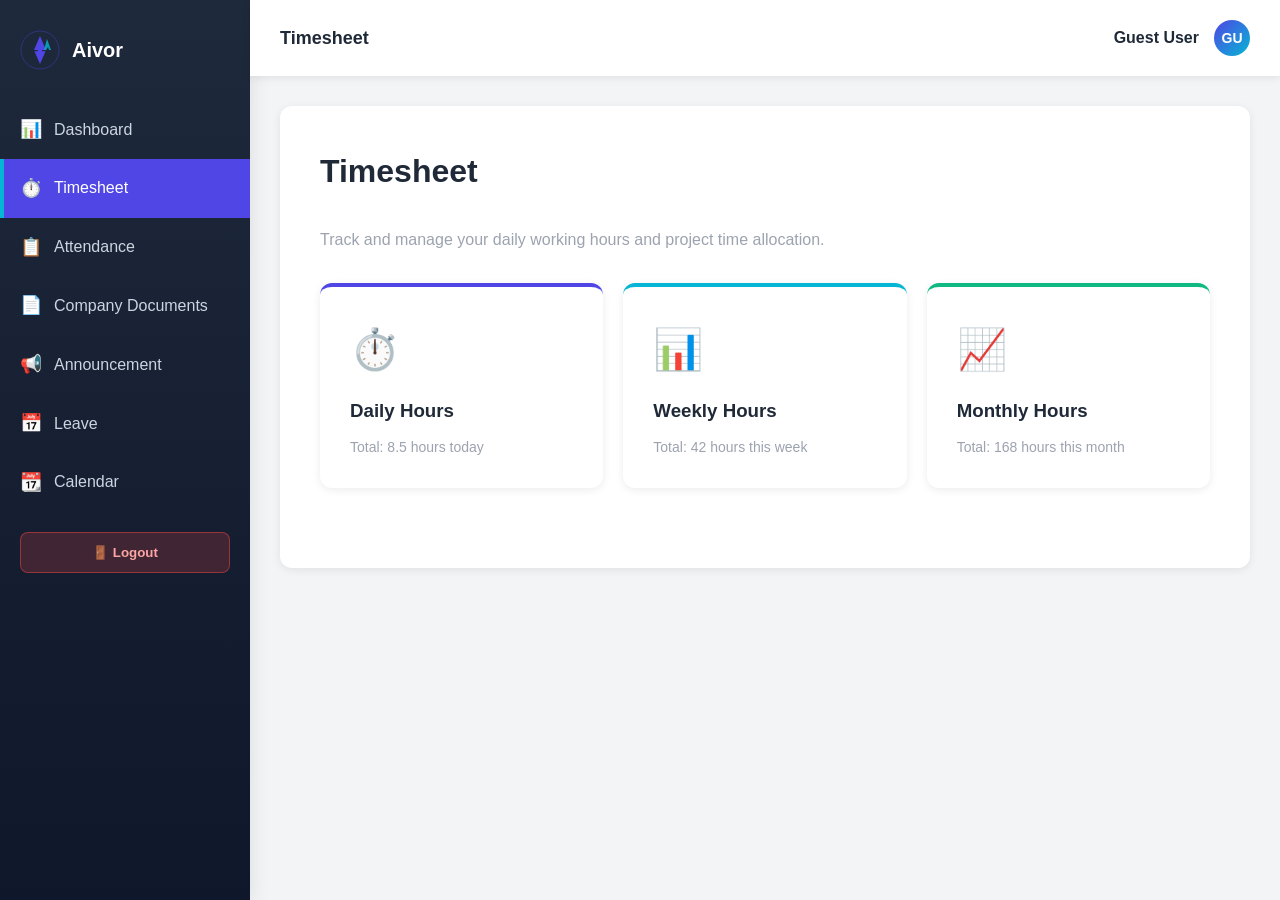
<file: timesheet.html>
<!DOCTYPE html>
<html lang="en">
<head>
    <meta charset="UTF-8">
    <meta name="viewport" content="width=device-width, initial-scale=1.0">
    <title>Timesheet - Aivor</title>
    <link rel="stylesheet" href="styles.css">
</head>
<body>
    <div class="dashboard-container">
        <!-- Sidebar Navigation -->
        <aside class="sidebar">
            <div class="sidebar-header">
                <svg class="logo-small" viewBox="0 0 200 200" xmlns="http://www.w3.org/2000/svg">
                    <circle cx="100" cy="100" r="95" fill="none" stroke="#4F46E5" stroke-width="2"/>
                    <g fill="#4F46E5">
                        <polygon points="100,30 130,100 110,100 112,106 128,106 100,170 72,106 88,106 90,100 70,100"/>
                    </g>
                    <g fill="#06B6D4" opacity="0.8">
                        <polygon points="135,45 155,100 145,100 140,85 130,100 120,100"/>
                    </g>
                </svg>
                <h2>Aivor</h2>
            </div>

            <nav class="sidebar-nav">
                <a href="dashboard.html" class="nav-item">
                    <span class="icon">📊</span>
                    <span>Dashboard</span>
                </a>
                <a href="timesheet.html" class="nav-item active">
                    <span class="icon">⏱️</span>
                    <span>Timesheet</span>
                </a>
                <a href="attendance.html" class="nav-item">
                    <span class="icon">📋</span>
                    <span>Attendance</span>
                </a>
                <a href="company-documents.html" class="nav-item">
                    <span class="icon">📄</span>
                    <span>Company Documents</span>
                </a>
                <a href="announcement.html" class="nav-item">
                    <span class="icon">📢</span>
                    <span>Announcement</span>
                </a>
                <a href="leave.html" class="nav-item">
                    <span class="icon">📅</span>
                    <span>Leave</span>
                </a>
                <a href="calendar.html" class="nav-item">
                    <span class="icon">📆</span>
                    <span>Calendar</span>
                </a>
            </nav>

            <div class="sidebar-footer">
                <button class="btn-logout" onclick="logout()">🚪 Logout</button>
            </div>
        </aside>

        <!-- Main Content -->
        <main class="main-content">
            <header class="top-bar">
                <div class="breadcrumb">Timesheet</div>
                <div class="user-info">
                    <span class="user-name" id="userName">Guest User</span>
                    <div class="user-avatar" id="userAvatar">GU</div>
                </div>
            </header>

            <div class="content-wrapper">
                <div class="form-container">
                    <h1>Timesheet</h1>
                    <p style="color: #9CA3AF; margin-bottom: 30px;">
                        Track and manage your daily working hours and project time allocation.
                    </p>
                    <div class="cards-grid">
                        <div class="card card-primary">
                            <div class="card-icon">⏱️</div>
                            <h3>Daily Hours</h3>
                            <p>Total: 8.5 hours today</p>
                        </div>
                        <div class="card card-secondary">
                            <div class="card-icon">📊</div>
                            <h3>Weekly Hours</h3>
                            <p>Total: 42 hours this week</p>
                        </div>
                        <div class="card card-success">
                            <div class="card-icon">📈</div>
                            <h3>Monthly Hours</h3>
                            <p>Total: 168 hours this month</p>
                        </div>
                    </div>
                </div>
            </div>
        </main>
    </div>

    <script src="script.js"></script>
</body>
</html>
</file>
<file: styles.css>
/* ==================== GLOBAL STYLES ==================== */
* {
    margin: 0;
    padding: 0;
    box-sizing: border-box;
}

:root {
    --primary-color: #4F46E5;
    --secondary-color: #06B6D4;
    --success-color: #10B981;
    --danger-color: #EF4444;
    --warning-color: #F59E0B;
    --dark-color: #1F2937;
    --light-color: #F3F4F6;
    --border-color: #E5E7EB;
    --text-color: #374151;
    --bg-color: #FFFFFF;
}

body {
    font-family: 'Segoe UI', Tahoma, Geneva, Verdana, sans-serif;
    background-color: var(--light-color);
    color: var(--text-color);
    line-height: 1.6;
}

/* ==================== LOGIN PAGE ==================== */
.login-container {
    display: flex;
    justify-content: center;
    align-items: center;
    min-height: 100vh;
    background: linear-gradient(135deg, #667eea 0%, #764ba2 100%);
    padding: 20px;
}

.login-card {
    background: white;
    border-radius: 12px;
    box-shadow: 0 10px 40px rgba(0, 0, 0, 0.2);
    padding: 50px;
    width: 100%;
    max-width: 450px;
}

.logo-section {
    text-align: center;
    margin-bottom: 40px;
}

.aivor-logo {
    width: 100px;
    height: 100px;
    margin-bottom: 20px;
}

.logo-section h1 {
    color: var(--primary-color);
    font-size: 32px;
    margin-bottom: 10px;
}

.logo-section p {
    color: #9CA3AF;
    font-size: 14px;
}

.login-form {
    margin-bottom: 20px;
}

.form-group {
    margin-bottom: 20px;
}

.form-group label {
    display: block;
    margin-bottom: 8px;
    font-weight: 500;
    color: var(--dark-color);
}

.form-group input[type="text"],
.form-group input[type="email"],
.form-group input[type="password"],
.form-group select,
.form-group textarea {
    width: 100%;
    padding: 12px 15px;
    border: 1px solid var(--border-color);
    border-radius: 8px;
    font-size: 14px;
    transition: border-color 0.3s, box-shadow 0.3s;
}

.form-group input[type="text"]:focus,
.form-group input[type="email"]:focus,
.form-group input[type="password"]:focus,
.form-group select:focus,
.form-group textarea:focus {
    outline: none;
    border-color: var(--primary-color);
    box-shadow: 0 0 0 3px rgba(79, 70, 229, 0.1);
}

.form-group.checkbox {
    display: flex;
    align-items: center;
    margin-bottom: 30px;
}

.form-group.checkbox input {
    width: 16px;
    height: 16px;
    margin-right: 8px;
}

.form-group.checkbox label {
    margin: 0;
    font-weight: 400;
    cursor: pointer;
}

.required {
    color: var(--danger-color);
}

/* ==================== BUTTONS ==================== */
.btn {
    padding: 12px 24px;
    border: none;
    border-radius: 8px;
    font-size: 14px;
    font-weight: 600;
    cursor: pointer;
    transition: all 0.3s ease;
    display: inline-block;
}

.btn-primary {
    background-color: var(--primary-color);
    color: white;
    width: 100%;
    margin-bottom: 10px;
}

.btn-primary:hover {
    background-color: #4338CA;
    transform: translateY(-2px);
    box-shadow: 0 5px 15px rgba(79, 70, 229, 0.4);
}

.btn-secondary {
    background-color: var(--border-color);
    color: var(--text-color);
    width: 100%;
}

.btn-secondary:hover {
    background-color: #D1D5DB;
}

.form-footer {
    text-align: center;
    font-size: 14px;
    color: var(--text-color);
}

.form-footer a {
    color: var(--primary-color);
    text-decoration: none;
    font-weight: 600;
}

.form-footer a:hover {
    text-decoration: underline;
}

.demo-section {
    background-color: var(--light-color);
    padding: 15px;
    border-radius: 8px;
    text-align: center;
    margin-top: 20px;
    font-size: 12px;
    color: var(--text-color);
}

/* ==================== DASHBOARD LAYOUT ==================== */
.dashboard-container {
    display: flex;
    min-height: 100vh;
    background-color: var(--light-color);
}

/* ==================== SIDEBAR ==================== */
.sidebar {
    width: 250px;
    background: linear-gradient(180deg, #1E293B 0%, #0F172A 100%);
    color: white;
    padding: 30px 0;
    position: fixed;
    height: 100vh;
    overflow-y: auto;
    box-shadow: 0 4px 20px rgba(0, 0, 0, 0.1);
}

.sidebar-header {
    padding: 0 20px;
    margin-bottom: 30px;
    display: flex;
    align-items: center;
    gap: 12px;
}

.logo-small {
    width: 40px;
    height: 40px;
}

.sidebar-header h2 {
    font-size: 20px;
    margin: 0;
}

.sidebar-nav {
    display: flex;
    flex-direction: column;
}

.nav-item {
    display: flex;
    align-items: center;
    padding: 15px 20px;
    color: #CBD5E1;
    text-decoration: none;
    transition: all 0.3s ease;
    gap: 12px;
}

.nav-item:hover {
    background-color: rgba(79, 70, 229, 0.2);
    color: white;
}

.nav-item.active {
    background-color: var(--primary-color);
    color: white;
    border-left: 4px solid var(--secondary-color);
    padding-left: 16px;
}

.nav-item .icon {
    font-size: 18px;
}

.sidebar-footer {
    padding: 20px;
    margin-top: auto;
}

.btn-logout {
    width: 100%;
    padding: 12px;
    background-color: rgba(239, 68, 68, 0.2);
    color: #FCA5A5;
    border: 1px solid rgba(239, 68, 68, 0.5);
    border-radius: 8px;
    cursor: pointer;
    font-weight: 600;
    transition: all 0.3s ease;
}

.btn-logout:hover {
    background-color: rgba(239, 68, 68, 0.4);
    color: white;
}

/* ==================== MAIN CONTENT ==================== */
.main-content {
    flex: 1;
    margin-left: 250px;
    background-color: var(--light-color);
}

.top-bar {
    background-color: white;
    padding: 20px 30px;
    display: flex;
    justify-content: space-between;
    align-items: center;
    box-shadow: 0 2px 8px rgba(0, 0, 0, 0.08);
    position: sticky;
    top: 0;
    z-index: 100;
}

.breadcrumb {
    font-size: 18px;
    font-weight: 600;
    color: var(--dark-color);
}

.user-info {
    display: flex;
    align-items: center;
    gap: 15px;
}

.user-name {
    font-weight: 600;
    color: var(--dark-color);
}

.user-avatar {
    width: 36px;
    height: 36px;
    background: linear-gradient(135deg, var(--primary-color), var(--secondary-color));
    color: white;
    border-radius: 50%;
    display: flex;
    align-items: center;
    justify-content: center;
    font-weight: 600;
    font-size: 14px;
}

.content-wrapper {
    padding: 30px;
}

/* ==================== DASHBOARD CARDS ==================== */
.dashboard-cards h1 {
    margin-bottom: 30px;
    color: var(--dark-color);
}

.cards-grid {
    display: grid;
    grid-template-columns: repeat(auto-fit, minmax(250px, 1fr));
    gap: 20px;
    margin-bottom: 40px;
}

.card {
    background: white;
    padding: 30px;
    border-radius: 12px;
    box-shadow: 0 2px 8px rgba(0, 0, 0, 0.08);
    cursor: pointer;
    transition: all 0.3s ease;
    text-center;
    border-top: 4px solid;
}

.card-primary {
    border-top-color: var(--primary-color);
}

.card-secondary {
    border-top-color: var(--secondary-color);
}

.card-success {
    border-top-color: var(--success-color);
}

.card-info {
    border-top-color: var(--warning-color);
}

.card:hover {
    transform: translateY(-5px);
    box-shadow: 0 8px 20px rgba(0, 0, 0, 0.12);
}

.card-icon {
    font-size: 40px;
    margin-bottom: 15px;
}

.card h3 {
    color: var(--dark-color);
    margin-bottom: 10px;
}

.card p {
    color: #9CA3AF;
    font-size: 14px;
}

/* ==================== STATS ==================== */
.quick-stats {
    margin-top: 40px;
}

.quick-stats h2 {
    color: var(--dark-color);
    margin-bottom: 20px;
}

.stats-grid {
    display: grid;
    grid-template-columns: repeat(auto-fit, minmax(200px, 1fr));
    gap: 20px;
}

.stat-box {
    background: white;
    padding: 25px;
    border-radius: 12px;
    box-shadow: 0 2px 8px rgba(0, 0, 0, 0.08);
    text-align: center;
    border-left: 4px solid var(--primary-color);
}

.stat-box h4 {
    color: #9CA3AF;
    font-size: 12px;
    font-weight: 600;
    text-transform: uppercase;
    margin-bottom: 12px;
    letter-spacing: 0.5px;
}

.stat-value {
    font-size: 32px;
    font-weight: 700;
    color: var(--primary-color);
    margin-bottom: 5px;
}

.stat-label {
    color: var(--text-color);
    font-size: 14px;
}

/* ==================== FORM CONTAINER ==================== */
.form-container {
    background: white;
    padding: 40px;
    border-radius: 12px;
    box-shadow: 0 2px 8px rgba(0, 0, 0, 0.08);
}

.form-container h1 {
    margin-bottom: 30px;
    color: var(--dark-color);
}

.leave-form {
    max-width: 700px;
}

.form-actions {
    display: flex;
    gap: 15px;
    margin-top: 30px;
}

.form-actions button {
    flex: 1;
}

/* ==================== TABLE STYLES ==================== */
.table-container {
    background: white;
    padding: 30px;
    border-radius: 12px;
    box-shadow: 0 2px 8px rgba(0, 0, 0, 0.08);
}

.table-header {
    display: flex;
    justify-content: space-between;
    align-items: center;
    margin-bottom: 25px;
}

.table-header h1 {
    color: var(--dark-color);
}

.table-filters {
    display: flex;
    gap: 15px;
    margin-bottom: 25px;
    flex-wrap: wrap;
}

.search-box {
    flex: 1;
    min-width: 250px;
    padding: 10px 15px;
    border: 1px solid var(--border-color);
    border-radius: 8px;
    font-size: 14px;
}

.search-box:focus {
    outline: none;
    border-color: var(--primary-color);
    box-shadow: 0 0 0 3px rgba(79, 70, 229, 0.1);
}

.filter-select {
    padding: 10px 15px;
    border: 1px solid var(--border-color);
    border-radius: 8px;
    font-size: 14px;
    background: white;
    cursor: pointer;
}

.table-responsive {
    overflow-x: auto;
}

.data-table {
    width: 100%;
    border-collapse: collapse;
    font-size: 14px;
}

.data-table thead {
    background-color: var(--light-color);
}

.data-table th {
    padding: 15px;
    text-align: left;
    font-weight: 600;
    color: var(--dark-color);
    border-bottom: 2px solid var(--border-color);
}

.data-table td {
    padding: 15px;
    border-bottom: 1px solid var(--border-color);
    color: var(--text-color);
}

.data-table tbody tr:hover {
    background-color: var(--light-color);
}

.status-badge {
    display: inline-block;
    padding: 6px 12px;
    border-radius: 20px;
    font-weight: 600;
    font-size: 12px;
}

.status-pending {
    background-color: #FEF3C7;
    color: #92400E;
}

.status-approved {
    background-color: #D1FAE5;
    color: #065F46;
}

.status-rejected {
    background-color: #FEE2E2;
    color: #7F1D1D;
}

.status-present {
    background-color: #D1FAE5;
    color: #065F46;
}

.btn-action {
    padding: 6px 12px;
    margin-right: 5px;
    border: 1px solid var(--border-color);
    background: white;
    border-radius: 6px;
    cursor: pointer;
    font-size: 12px;
    font-weight: 600;
    transition: all 0.3s ease;
    color: var(--primary-color);
}

.btn-action:hover {
    background-color: var(--light-color);
    border-color: var(--primary-color);
}

.btn-delete {
    color: var(--danger-color);
    border-color: var(--danger-color);
}

.btn-delete:hover {
    background-color: rgba(239, 68, 68, 0.1);
}

.table-pagination {
    display: flex;
    justify-content: space-between;
    align-items: center;
    margin-top: 20px;
    padding-top: 20px;
    border-top: 1px solid var(--border-color);
    font-size: 14px;
}

.pagination-buttons {
    display: flex;
    gap: 10px;
    align-items: center;
}

.btn-pagination {
    padding: 6px 12px;
    border: 1px solid var(--border-color);
    background: white;
    border-radius: 6px;
    cursor: pointer;
    transition: all 0.3s ease;
}

.btn-pagination:hover {
    background-color: var(--light-color);
    border-color: var(--primary-color);
}

.page-info {
    min-width: 50px;
    text-align: center;
}

/* ==================== CALENDAR STYLES ==================== */
.calendar-container {
    background: white;
    padding: 30px;
    border-radius: 12px;
    box-shadow: 0 2px 8px rgba(0, 0, 0, 0.08);
}

.calendar-header {
    display: flex;
    justify-content: space-between;
    align-items: center;
    margin-bottom: 30px;
}

.btn-calendar-nav {
    background: var(--primary-color);
    color: white;
    border: none;
    padding: 10px 20px;
    border-radius: 6px;
    cursor: pointer;
    font-size: 18px;
    transition: all 0.3s ease;
}

.btn-calendar-nav:hover {
    background: #4338CA;
}

.calendar-header h2 {
    color: var(--dark-color);
    margin: 0;
}

.calendar-weekdays {
    display: grid;
    grid-template-columns: repeat(7, 1fr);
    gap: 10px;
    margin-bottom: 15px;
}

.weekday {
    text-align: center;
    font-weight: 600;
    color: var(--text-color);
    padding: 10px;
}

.calendar-grid {
    display: grid;
    grid-template-columns: repeat(7, 1fr);
    gap: 10px;
    margin-bottom: 30px;
}

.calendar-day {
    aspect-ratio: 1;
    border: 1px solid var(--border-color);
    border-radius: 8px;
    padding: 10px;
    position: relative;
    cursor: pointer;
    transition: all 0.3s ease;
}

.calendar-day:hover {
    border-color: var(--primary-color);
    box-shadow: 0 2px 8px rgba(79, 70, 229, 0.2);
}

.calendar-day.empty {
    background-color: var(--light-color);
}

.day-number {
    font-weight: 600;
    color: var(--dark-color);
}

.calendar-day.day-approved {
    background-color: #D1FAE5;
    border-color: var(--success-color);
}

.calendar-day.day-pending {
    background-color: #FEF3C7;
    border-color: var(--warning-color);
}

.calendar-day.day-rejected {
    background-color: #FEE2E2;
    border-color: var(--danger-color);
}

.calendar-day.day-holiday {
    background-color: #E0E7FF;
    border-color: var(--primary-color);
}

.calendar-legend {
    margin-top: 30px;
}

.calendar-legend h3 {
    margin-bottom: 15px;
    color: var(--dark-color);
}

.legend-items {
    display: grid;
    grid-template-columns: repeat(auto-fit, minmax(200px, 1fr));
    gap: 15px;
}

.legend-item {
    display: flex;
    align-items: center;
    gap: 10px;
}

.legend-color {
    width: 20px;
    height: 20px;
    border-radius: 4px;
}

/* ==================== ATTENDANCE STYLES ==================== */
.attendance-container {
    background: white;
    padding: 30px;
    border-radius: 12px;
    box-shadow: 0 2px 8px rgba(0, 0, 0, 0.08);
}

.attendance-header {
    margin-bottom: 30px;
}

.attendance-tabs {
    display: flex;
    gap: 10px;
    margin-top: 20px;
}

.tab-btn {
    padding: 10px 20px;
    border: 1px solid var(--border-color);
    background: white;
    border-radius: 6px;
    cursor: pointer;
    font-weight: 600;
    color: var(--text-color);
    transition: all 0.3s ease;
}

.tab-btn.active {
    background: var(--primary-color);
    color: white;
    border-color: var(--primary-color);
}

.tab-btn:hover {
    border-color: var(--primary-color);
    color: var(--primary-color);
}

.attendance-filters {
    display: flex;
    gap: 20px;
    margin-bottom: 25px;
    flex-wrap: wrap;
    align-items: flex-end;
}

.date-range {
    display: flex;
    gap: 10px;
    align-items: center;
}

.date-range label {
    font-weight: 600;
    color: var(--dark-color);
}

.date-range input {
    padding: 10px 15px;
    border: 1px solid var(--border-color);
    border-radius: 6px;
}

.tab-content {
    display: none;
}

.tab-content.active {
    display: block;
}

.tab-content h2 {
    margin-bottom: 20px;
    color: var(--dark-color);
}

/* ==================== RESPONSIVE DESIGN ==================== */
@media (max-width: 1024px) {
    .sidebar {
        width: 200px;
    }

    .main-content {
        margin-left: 200px;
    }

    .cards-grid {
        grid-template-columns: repeat(auto-fit, minmax(200px, 1fr));
    }
}

@media (max-width: 768px) {
    .sidebar {
        width: 100%;
        height: auto;
        position: relative;
        padding-bottom: 20px;
    }

    .main-content {
        margin-left: 0;
    }

    .top-bar {
        flex-direction: column;
        gap: 15px;
        text-align: center;
    }

    .content-wrapper {
        padding: 20px;
    }

    .form-container,
    .table-container,
    .calendar-container,
    .attendance-container {
        padding: 20px;
    }

    .cards-grid {
        grid-template-columns: 1fr;
    }

    .stats-grid {
        grid-template-columns: repeat(2, 1fr);
    }

    .calendar-grid {
        gap: 5px;
    }

    .calendar-day {
        padding: 5px;
        font-size: 12px;
    }

    .table-filters {
        flex-direction: column;
    }

    .search-box {
        min-width: 100%;
    }

    .table-pagination {
        flex-direction: column;
        gap: 15px;
    }
}

@media (max-width: 480px) {
    .login-card {
        padding: 25px;
    }

    .form-container {
        padding: 15px;
    }

    .dashboard-cards h1 {
        font-size: 20px;
    }

    .aivor-logo {
        width: 70px;
        height: 70px;
    }

    .stats-grid {
        grid-template-columns: 1fr;
    }

    .table-responsive {
        font-size: 12px;
    }

    .data-table th,
    .data-table td {
        padding: 10px 5px;
    }

    .button {
        font-size: 12px;
        padding: 8px 12px;
    }
}

/* ==================== SCROLLBAR STYLING ==================== */
::-webkit-scrollbar {
    width: 8px;
    height: 8px;
}

::-webkit-scrollbar-track {
    background: var(--light-color);
}

::-webkit-scrollbar-thumb {
    background: #CBD5E1;
    border-radius: 4px;
}

::-webkit-scrollbar-thumb:hover {
    background: #94A3B8;
}
</file>
